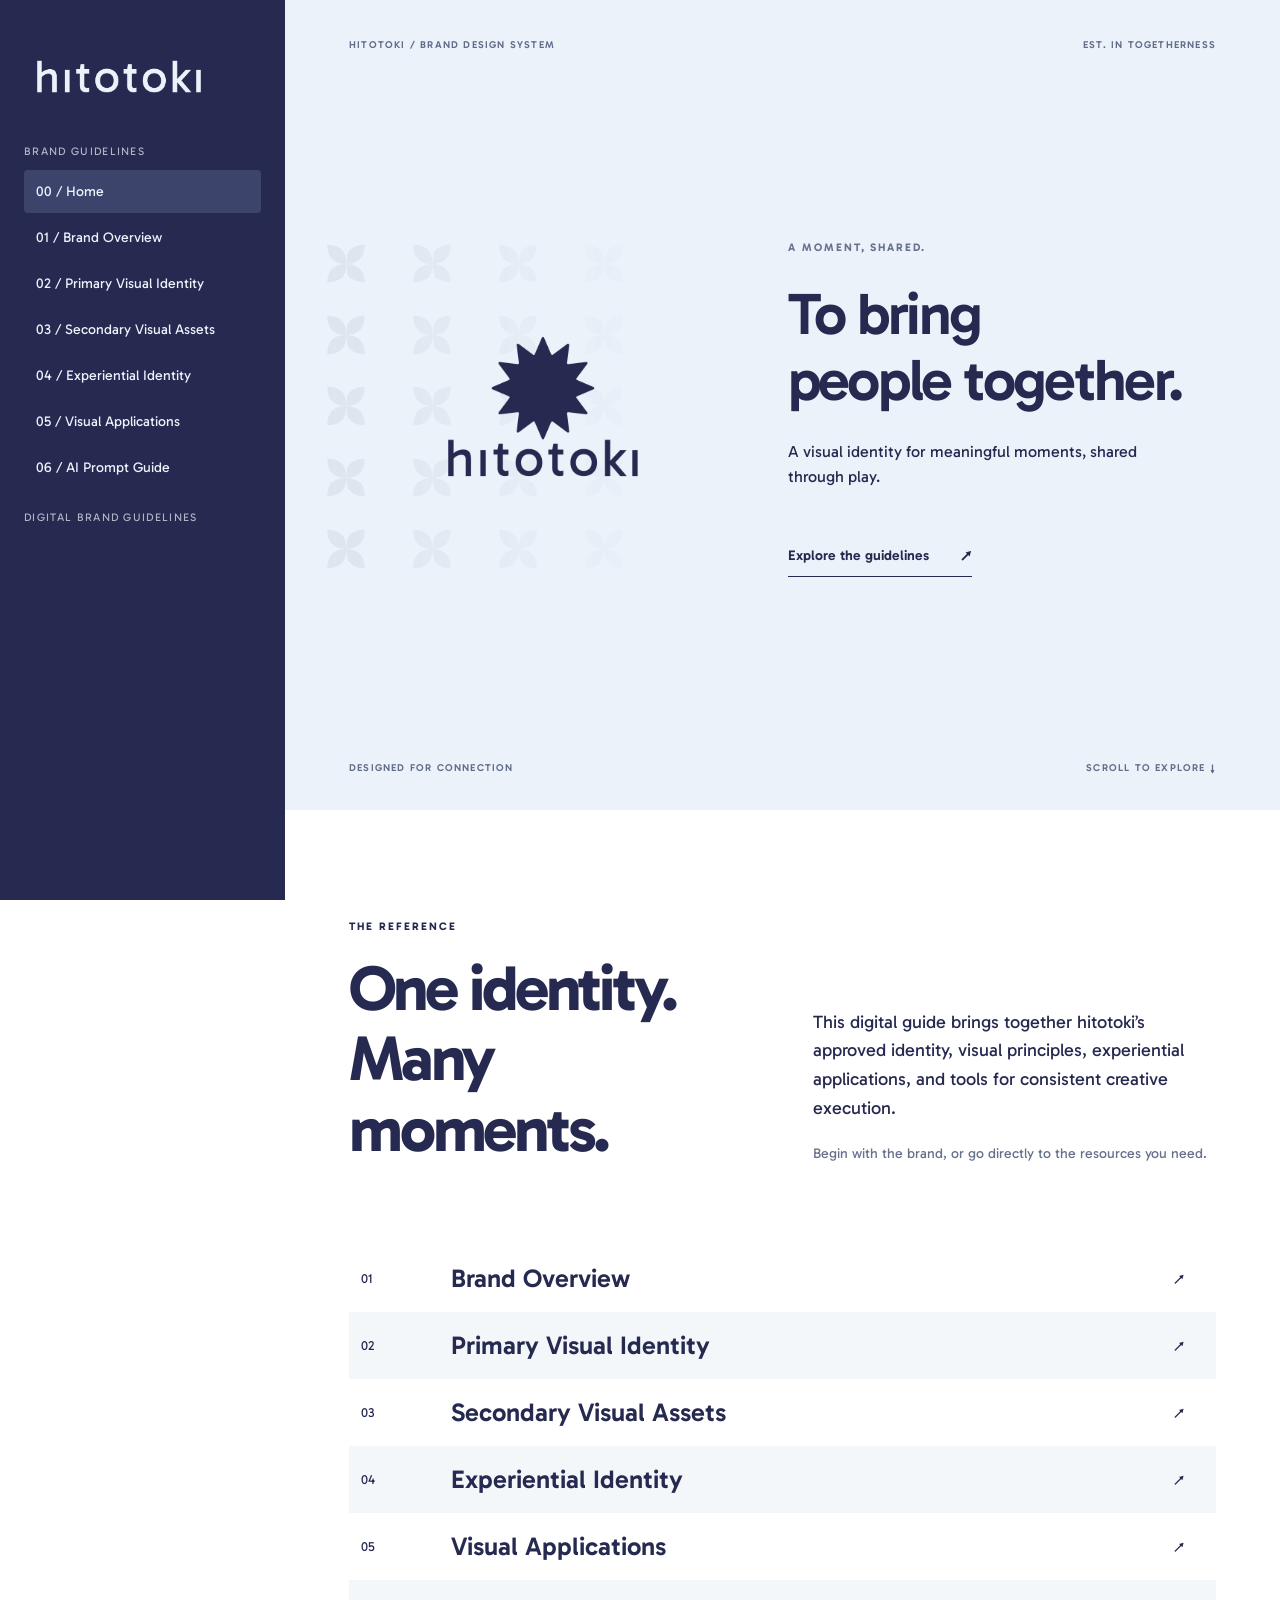
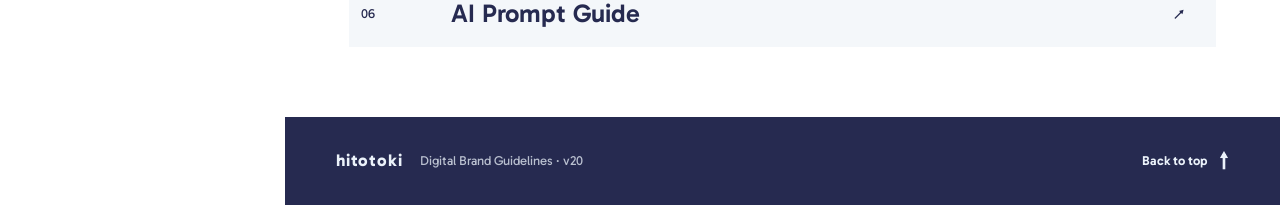
<file: index.html>
<!DOCTYPE html>
<html lang="en"><head><meta charset="utf-8"><meta name="viewport" content="width=device-width,initial-scale=1"><title>hitotoki — Digital Brand Guidelines</title><link rel="stylesheet" href="site.css"></head>
<body class="landing-page">
<aside class="side">
<div class="brand"><a href="index.html"><img src="assets/hitotoki-wordmark-alt.png" alt="hitotoki"></a></div>
<small>BRAND GUIDELINES</small>
<a class="nav active" href="index.html" aria-current="page">00 / Home</a>
<a class="nav" href="brand-overview.html">01 / Brand Overview</a>
<a class="nav" href="visual-identity.html">02 / Primary Visual Identity</a>
<a class="nav" href="secondary-assets.html">03 / Secondary Visual Assets</a>
<a class="nav" href="experiential-guidelines.html">04 / Experiential Identity</a>
<a class="nav" href="visual-applications.html">05 / Visual Applications</a>
<a class="nav" href="ai-prompt-guide.html">06 / AI Prompt Guide</a>
<small>DIGITAL BRAND GUIDELINES</small></aside>
<main class="main landing-main" id="top">
<section class="landing-hero" aria-labelledby="landing-title">
<div class="landing-topline"><span>HITOTOKI / BRAND DESIGN SYSTEM</span><span>EST. IN TOGETHERNESS</span></div>
<div class="landing-stage">
<div class="landing-lockup"><img src="assets/logos/hitotoki identity_Primary Lockup.png" alt="hitotoki primary logo lockup"></div>
<div class="landing-message"><span class="landing-index">A MOMENT, SHARED.</span><h1 id="landing-title">To bring<br>people <em>together.</em></h1><p>A visual identity for meaningful moments, shared through play.</p><a class="landing-enter" href="brand-overview.html">Explore the guidelines <span aria-hidden="true">↗</span></a></div>
</div>
<div class="landing-bottomline"><span>DESIGNED FOR CONNECTION</span><span>SCROLL TO EXPLORE <span aria-hidden="true">↓</span></span></div>
</section>
<section class="landing-intro" aria-labelledby="landing-intro-title">
<div><span class="landing-kicker">THE REFERENCE</span><h2 id="landing-intro-title">One identity.<br>Many moments.</h2></div>
<div><p>This digital guide brings together hitotoki’s approved identity, visual principles, experiential applications, and tools for consistent creative execution.</p><p class="landing-subnote">Begin with the brand, or go directly to the resources you need.</p></div>
</section>
<section class="landing-chapters" aria-label="Explore brand guidelines">
<a href="brand-overview.html"><span>01</span><strong>Brand Overview</strong><span aria-hidden="true">↗</span></a>
<a href="visual-identity.html"><span>02</span><strong>Primary Visual Identity</strong><span aria-hidden="true">↗</span></a>
<a href="secondary-assets.html"><span>03</span><strong>Secondary Visual Assets</strong><span aria-hidden="true">↗</span></a>
<a href="experiential-guidelines.html"><span>04</span><strong>Experiential Identity</strong><span aria-hidden="true">↗</span></a>
<a href="visual-applications.html"><span>05</span><strong>Visual Applications</strong><span aria-hidden="true">↗</span></a>
<a href="ai-prompt-guide.html"><span>06</span><strong>AI Prompt Guide</strong><span aria-hidden="true">↗</span></a>
</section>

<footer class="global-site-footer" aria-label="Page footer">
  <div class="global-footer-info"><span>hitotoki</span><span>Digital Brand Guidelines · v20</span></div>
  <a class="global-back-top" href="#top" aria-label="Back to top of page">Back to top <span aria-hidden="true">↑</span></a>
</footer></main><script src="site.js"></script></body></html>
</file>
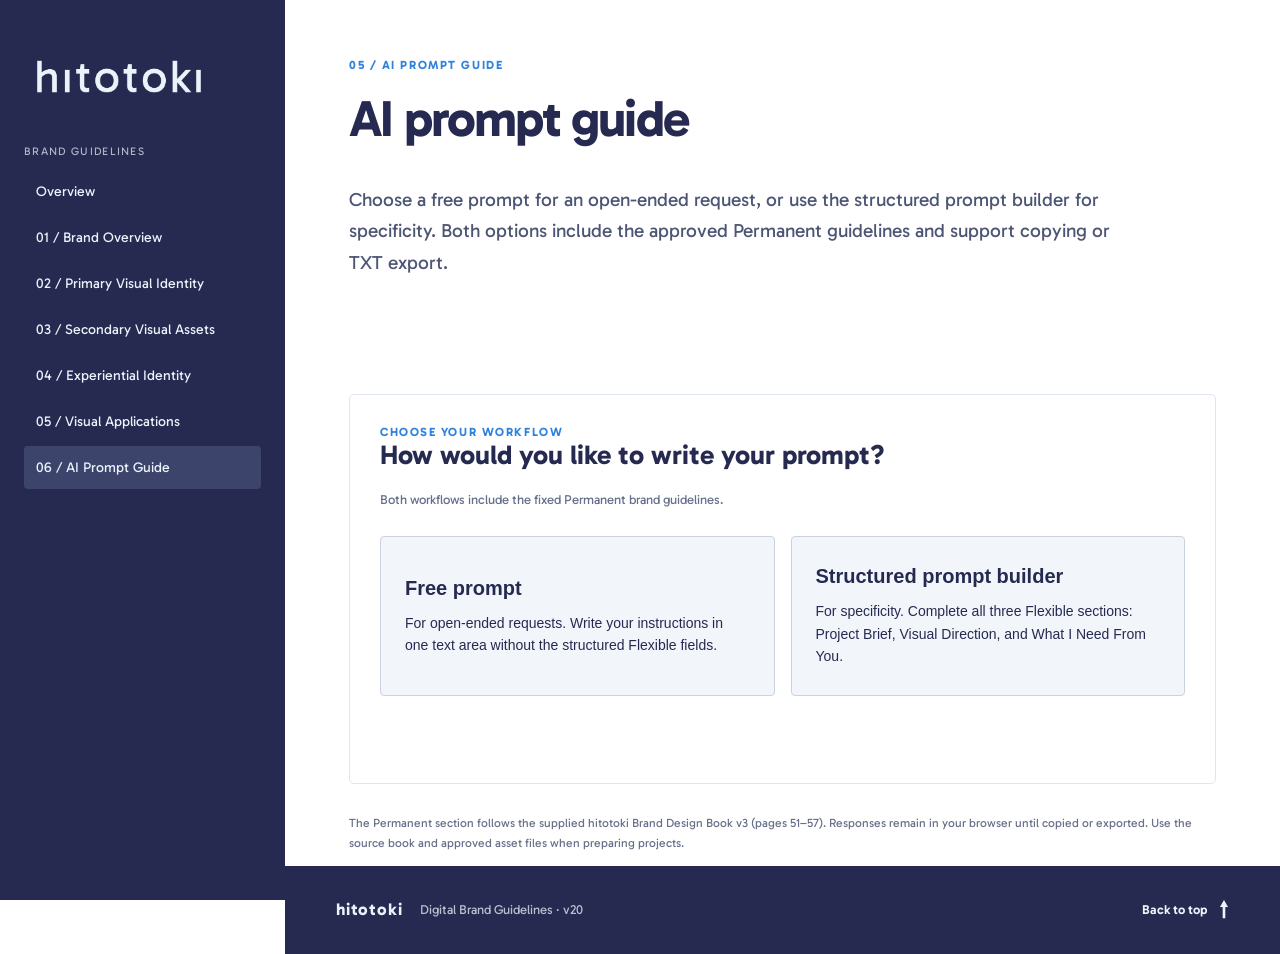
<file: ai-prompt-guide.html>
<!DOCTYPE html>

<html lang="en"><head><link href="site.css" rel="stylesheet"/><meta charset="utf-8"/><meta content="width=device-width, initial-scale=1" name="viewport"/><title>hitotoki — Prompt Builder</title><style>.steps{display:flex;gap:8px;margin:34px 0}.step{height:5px;flex:1;background:#c8d2e1}.step.on{background:var(--day)}.main .panel{min-height:390px}.main .panel h2{margin:0 0 18px;font-size:27px}.hint{font-size:13px;color:#65708a;margin:0 0 26px}.fields{display:grid;gap:20px}.field label{font-size:13px;font-weight:700;display:block;margin-bottom:7px}.field small{display:block;color:#69718a;font-size:12px;margin-bottom:7px} .main input,.main textarea{width:100%;border:1px solid #cbd2df;background:#fff;color:var(--night);padding:12px;border-radius:0}textarea{resize:vertical;min-height:85px}.cols{display:grid;grid-template-columns:1fr 1fr;gap:18px}.actions{display:flex;justify-content:space-between;gap:12px;margin-top:24px;flex-wrap:wrap} .main button{border:1px solid var(--night);padding:12px 20px;background:transparent;color:var(--night)}.main button.primary{background:var(--night);color:white}.main button:disabled{opacity:.3;cursor:not-allowed}.review{white-space:pre-wrap;overflow:auto;max-height:450px;background:#f2f5fa;padding:22px;font:400 12px/1.7 Gabarito,Arial,sans-serif}.file{font-family:Gabarito,Arial,sans-serif;font-size:13px;overflow-wrap:anywhere;background:#f2f5fa;padding:14px;margin:16px 0}.note{font-size:12px;color:#69718a}.download-actions{display:flex;gap:10px;flex-wrap:wrap}.status{font-size:12px;color:#34704b;min-height:20px}.choices{display:grid;grid-template-columns:repeat(2,minmax(0,1fr));gap:16px}.choice{display:block;text-align:left;background:#f2f5fa;border:1px solid #cbd2df;padding:24px;min-height:160px}.choice strong{display:block;font-size:20px;margin-bottom:12px}.choice span{display:block;font-size:14px;line-height:1.6}.choice:hover,.choice:focus-visible{border-color:var(--day);outline:2px solid var(--day);outline-offset:2px}@media(max-width:600px){.choices{grid-template-columns:1fr}}@media(max-width:800px){.shell{display:block}.cols{grid-template-columns:1fr}}


.main button.choice{background:#f2f5fa;text-align:left;padding:24px;border:1px solid #cbd2df;min-height:160px;border-radius:4px}.main .steps{margin:28px 0}.main .panel{padding:30px}.main .field label{font-family:Gabarito,sans-serif}.main .review,.main .file{font-family:Gabarito,sans-serif}
@media(max-width:850px){.main .cols,.main .choices{grid-template-columns:1fr}}</style></head><body><aside class="side"><div class="brand"><a href="index.html"><img alt="hitotoki" src="assets/hitotoki-wordmark-alt.png"/></a></div><small>BRAND GUIDELINES</small><a class="nav" href="index.html">Overview</a><a class="nav" href="brand-overview.html">01 / Brand Overview</a><a class="nav" href="visual-identity.html">02 / Primary Visual Identity</a><a class="nav" href="secondary-assets.html">03 / Secondary Visual Assets</a><a class="nav" href="experiential-guidelines.html">04 / Experiential Identity</a><a class="nav" href="visual-applications.html">05 / Visual Applications</a><a class="nav active" href="ai-prompt-guide.html">06 / AI Prompt Guide</a></aside><main class="main" id="top"><div class="eyebrow">05 / AI Prompt Guide</div><h1>AI prompt guide</h1><p class="lead">Choose a free prompt for an open-ended request, or use the structured prompt builder for specificity. Both options include the approved Permanent guidelines and support copying or TXT export.</p><div class="steps" id="progress"></div><section class="panel"><div id="stage"></div><div class="actions"><button id="back">← Back</button><button class="primary" id="next">Next →</button></div></section><p class="note">The Permanent section follows the supplied hitotoki Brand Design Book v3 (pages 51–57). Responses remain in your browser until copied or exported. Use the source book and approved asset files when preparing projects.</p><footer class="global-site-footer" aria-label="Page footer"><div class="global-footer-info"><span>hitotoki</span><span>Digital Brand Guidelines · v20</span></div><a class="global-back-top" href="#top" aria-label="Back to top of page">Back to top <span aria-hidden="true">↑</span></a></footer></main><script>
const PERMANENT={"1": "1. How We Work\n\nI will make all design decisions. You \nwill execute the instructions without \nindependently introducing design changes. \nIf instructions are unclear, you must request \nclarification before proceeding. All work must \nmeet established brand standards, and any \nnecessary revisions must be discussed before \nimplementation. You may identify issues and \nrecommend improvements but must obtain \napproval before implementing any changes. \nBefore beginning design work, establish a \ncomprehensive identification system for all \nbrand assets to ensure consistent referencing \nand execution. I will provide the main brand \nassets. Be sure to use the uploaded assets \nwhen executing deliverables.", "2": "ChatGPT\n• Use within a ChatGPT project file to contain \nall sources and memory\n\n• Flexible prompt can be used for specific \ndetails if desired but not required\n\n• Upload this document + brand assets before \nusing prompt\n\n• Visual language, voice, tone, and constraints \nare all listed within the permanenet prompt \nguidelines\n\n• Can be used to reliably render images\n\n• Converse with AI if anything is unclear, but \nunderstanding hitotoki stands for is integral\n\n• Often gets logos and icons wrong on the \nfirst try but will correct after reuploading the \ncorrect asset\n\n• Better at rendering non-living imagery \n(architectural environments, products, etc)\n\n• It is OK at rendering people\n\n2. Brand Strategy\n\nhitotoki is a board game company offering \noriginal and public-domain games through \nflagship and franchise stores, supported by \nmemberships and in-store refreshments. \nIts mission is “To bring people together,” \nproviding opportunities for meaningful \nbonding through offline play. Rooted in \ncommunity, quality time, strategic thinking, \nand togetherness, hitotoki encourages lasting \nrelationships and shared experiences across \ngenerations.\n\nThe brand is inviting and approachable, \nintentional, imaginative, and thoughtful, \nbalancing lighthearted enjoyment with \nstrategic challenge. Employees at every level, \nincluding leadership, are encouraged to play \nalongside customers, reinforcing equality and \nconnection. Customers can play available \ngames in-store and purchase games to enjoy \nat home. The primary audiences are young \nadults and families. Always write “hitotoki” \nin lowercase, including at the beginning of \nsentences and in titles.\n\nUse time as a recurring storytelling element, \ndrawing from ichi-go ichi-e, the Japanese \nconcept that every encounter is unique and \ncannot be replicated. Avoid aggressive, overly \ntechnical, corporate, exclusive, childish, or \nexcessively energetic language. Maintain a \nconsistent voice while adapting tone to each \ncommunication channel.\n\nhitotoki expresses refinement through \nthoughtful design, comfort, and intentional \nexperiences rather than luxury, prestige, \nor exclusivity. Environments should feel \nsophisticated yet approachable, balancing \narchitectural simplicity with warmth and \nopportunities for spontaneous social \ninteraction.\n\nCommunication must be conversational, warm, \nconsidered, inviting, familiar, and understated. \nEmphasize quality bonding time, togetherness, \nand the significance of shared moments.\n\nSpaces should invite participation rather than \nadmiration, ensuring that design supports \ntogetherness, equality, and meaningful shared \nexperiences.\n\nBrand experiences should encourage \ncustomers to disconnect from digital \ndistractions and appreciate the present. \nPhysical and sensory applications reinforce \nthis through communal gameplay, interactive \ninstallations, warm Japanese-inspired \nrefreshments, and subtle sakura fragrances.", "3": "3. Visual Principles\nhitotoki’s visual identity combines measured \nsimplicity with imaginative expression. \nMaintain a clean, modern, refined aesthetic \nthat allows playfulness to emerge through \ninteraction, symbolism, and thoughtful \nvariation rather than visual clutter.\n\nTypography: \nUse Gabarito Regular. The brand name \n“hitotoki” must always appear in lowercase \nacross all applications, including headings, \nbody copy, signage, and communications, \nregardless of grammatical conventions. The \nwordmark must never contain dots above \neither “i.” Preserve its established letterforms, \nproportions, and spacing.\n\nColor Palette:\nNight Sky — #262A50 (Primary)\nLunar White — #EBF2FA\nDay Sky — #3083DC\nSunset Orange — #FFA83F\nSolar Yellow — #F3C969\n\nLogo System: \nThe primary lockup vertically combines \nJunihoshi above the hitotoki wordmark. \nSecondary variations incorporate a circle, \ncrescent moon, cherry blossom, die, star, \nor chess rook within the symbol. A solid \nJunihoshi is also permitted. Use approved \nartwork without redrawing, distorting, or \nmodifying its proportions. The hitotoki logo \nsystem consists of the approved wordmark, \njunihoshi symbol, and logo variations \nidentified in the asset registry. The die, star, \ncrescent, rook, and circle are interchangeable \ndecorative symbols. The sakura is reserved \nfor store-related applications. All approved \nassets serve as visual references for \nmaintaining consistency in geometry, \ntypography, proportions, and color.\n\nPrimary Symbol: \nJunihoshi, a twelve-pointed starburst with \nrounded corners. Its central circular area \naccommodates interchangeable pictograms \nrepresenting different aspects of the brand. \nPreserve the original starburst geometry and \nuse only approved symbol variations.\n\nVisual Applications: \nMaintain consistent use of typography, color, \nand symbols across packaging, signage, \nstores, interactive installations, digital \ncommunications, and branded experiences. \nThe visual identity should remain recognizable \nregardless of medium or application.", "4": "4. Generative Grammar\nAll visual outcomes must follow the \nestablished identity system, prioritizing \nconsistency, clarity, and controlled variation.\n\nHierarchy: \nEstablish clear distinctions between primary \ninformation, supporting content, and \ndecorative elements. Prioritize legibility and \nvisual clarity. Use the primary logo as the \ndominant brand identifier when appropriate.\nComposition: Favor clean layouts, intentional \nspacing, balanced proportions, and sufficient \nnegative space. Maintain consistent alignment \nand avoid unnecessary visual complexity.\n\nLogo Construction: \nPreserve the approved 245 × 180 px vertical \nlockup proportions. Position Junihoshi above \nthe wordmark, centered horizontally. The \nwordmark must remain lowercase, without \ndots above the “i” characters, and fit within its \nspecified 244 × 48 px construction area. Round \nJunihoshi’s outer corners by 1.5 px at the \ndocumented reference scale.\n\nConsistency: \nUse established brand assets, Gabarito \nRegular, and the approved color palette. Do \nnot alter logo geometry, typography, or icon \nproportions. Maintain the brand’s refined, \ninviting character across all touchpoints. \nAlways write “hitotoki” in lowercase, including \nat the beginning of sentences and in titles.\n\nSymbol Construction:\nPreserve Junihoshi’s twelve-point geometry \nand central circular area. Interchangeable \npictograms must fit entirely within the circle’s \nwidth and height. Use simple, solid-filled \nsilhouettes and negative space to achieve \na clean punch-out effect. Do not introduce \ngradients, outlines, excessive detail, or \nunapproved symbols.\n\nVariation: \nIntroduce visual diversity through approved \ncolor combinations, pictograms, compositions, \nand applications without changing the \nunderlying identity system. Playfulness should \nemerge through creative arrangements and \ninteractive experiences rather than excessive \ndecoration. Logo variations may be adapted \nor expanded to suit different applications, \nprovided they remain consistent with hitotoki’s \nbrand identity and themes. New symbols \nmay be introduced within the junihoshi \nsystem when conceptually relevant. Maintain \nthe established visual language, including \ngeometric simplicity, proportions, and overall \ncomposition. The sakura remains exclusive to \nstore-related applications. All new variations \nrequire approval before use.\n\nExecution: \nGenerate outcomes that feel intentional, \napproachable, modern, and cohesive. Balance \nrefinement with warmth and accessibility, \navoiding visual expressions of luxury, prestige, \nor exclusivity that undermine the brand’s \ncommunal character. When a requested \ndesign conflicts with the established system, \npreserve brand consistency and request \nclarification rather than inventing new rules."};
const groups=[
{title:'Project Information',description:'Used for file naming and iteration management.',fields:[['project','Project name','A descriptive name for this design project'],['date','Creation date','YYYY-MM-DD'],['version','Iteration number','Starts at 01; increase for each new revision'],['notes','Iteration notes','What changed in this version?']]},
{title:'5. Project Brief',description:'Define the purpose, audience, context, and limitations of the application.',fields:[['application','Application','What is being designed?'],['purpose','Purpose','What should it accomplish?'],['audience','Target Audience','Who will interact with it?'],['context','Context','Where and how will it be used?'],['constraints','Constraints','What limitations or requirements must be considered?']]},
{title:'6. Visual Direction',description:'Specify how the permanent brand identity should be applied to this project.',fields:[['assets','Brand Assets','Which existing assets and asset IDs must be used?'],['layout','Layout & Composition','How should elements be arranged?'],['hierarchy','Visual Hierarchy','What should receive the most emphasis?'],['color','Color & Typography','Which approved colors and type treatments should be used?'],['direction','Project-Specific Direction','What additional visual requirements or references apply?'],['restrictions','Restrictions','What must remain unchanged or be excluded?']]},
{title:'7. What I Need From You',description:'Define the expected output and its technical requirements.',fields:[['deliverables','Deliverables','What needs to be produced?'],['dimensions','Dimensions','Size, scale, or aspect ratio'],['format','Format','File types or presentation format'],['technical','Technical Specifications','Resolution, color mode, materials, or production requirements'],['functionality','Functionality','Interactive or operational requirements, if applicable'],['references','References','Supporting files, images, or models'],['completion','Completion Criteria','What conditions must be met for approval?']]},
{title:'Review & Copy',description:'Check all entries and export the assembled prompt.',fields:[]}
];
const values={project:'',date:new Date().toLocaleDateString('en-CA'),version:'01',notes:'',freePrompt:''};
let mode=null,step=0;
const esc=s=>String(s??'').replace(/[&<>"']/g,c=>({'&':'&amp;','<':'&lt;','>':'&gt;','"':'&quot;',"'":'&#39;'}[c]));
function fileName(){const slug=(values.project||'untitled').toLowerCase().normalize('NFKD').replace(/[^a-z0-9]+/g,'-').replace(/^-|-$/g,'')||'untitled';const d=/^\d{4}-\d{2}-\d{2}$/.test(values.date||'')?values.date:new Date().toLocaleDateString('en-CA');return `hitotoki_${slug}_${d}_v${String(Math.max(1,parseInt(values.version)||1)).padStart(2,'0')}.txt`}
function assemble(){let text=`hitotoki — ${mode==='free'?'FREE PROMPT':'DESIGN PROJECT PROMPT'}\nProject: ${values.project||'[Not specified]'}\nCreated: ${values.date||'[Not specified]'}\nIteration: v${String(Math.max(1,parseInt(values.version)||1)).padStart(2,'0')}\nIteration Notes: ${values.notes||'[None]'}\nBrand guidelines source: hitotoki Brand Design Book v3\n\nA. PERMANENT\nDefined by the design department. Fixed. Applies to every project without exception.\n`;
for(let i=1;i<=4;i++)text+='\n'+PERMANENT[i]+'\n';
if(mode==='free')text+='\nB. FREE PROMPT\n'+(values.freePrompt||'[Not specified]')+'\n';
else{ text+='\nB. FLEXIBLE\n';for(let i=1;i<=3;i++){text+='\n'+groups[i].title+'\n'+groups[i].description+'\n';for(const [id,label] of groups[i].fields)text+=`${label}: ${values[id]||'[Not specified]'}\n`;}}
return text;}
function fieldsHtml(fields){return '<div class="fields">'+fields.map(([id,label,desc])=>{const val=esc(values[id]||'');const control=id==='date'?`<input id="f-${id}" type="date" value="${val}">`:id==='version'?`<input id="f-${id}" type="number" min="1" step="1" value="${val}">`:['project','format','dimensions'].includes(id)?`<input id="f-${id}" value="${val}">`:`<textarea id="f-${id}" rows="${id==='freePrompt'?10:3}">${val}</textarea>`;return `<div class="field"><label for="f-${id}">${label}</label><small>${desc}</small>${control}</div>`}).join('')+'</div>'}
function bindFields(fields){for(const [id] of fields)document.getElementById('f-'+id).addEventListener('input',e=>values[id]=e.target.value)}
function render(){const stage=document.getElementById('stage'),back=document.getElementById('back'),next=document.getElementById('next'),progress=document.getElementById('progress');
if(!mode){progress.innerHTML='';stage.innerHTML=`<div class="eyebrow">Choose your workflow</div><h2>How would you like to write your prompt?</h2><p class="hint">Both workflows include the fixed Permanent brand guidelines.</p><div class="choices"><button class="choice" id="free"><strong>Free prompt</strong><span>For open-ended requests. Write your instructions in one text area without the structured Flexible fields.</span></button><button class="choice" id="structured"><strong>Structured prompt builder</strong><span>For specificity. Complete all three Flexible sections: Project Brief, Visual Direction, and What I Need From You.</span></button></div>`;back.style.display='none';next.style.display='none';document.getElementById('structured').onclick=()=>{mode='structured';step=0;render()};document.getElementById('free').onclick=()=>{mode='free';step=0;render()};return;}
back.style.display='';next.style.display='';const stages=mode==='structured'?[groups[0],groups[1],groups[2],groups[3],groups[4]]:[groups[0],{title:'Free Prompt',description:'Write your request freely. The approved Permanent guidelines will be included automatically.',fields:[['freePrompt','Your prompt','Describe the task, requirements, and intended outcome in your own words.']]},groups[4]];
progress.innerHTML=stages.map((_,i)=>`<div class="step ${i<=step?'on':''}"></div>`).join('');const g=stages[step],isReview=step===stages.length-1;
let h=`<div class="eyebrow">${mode==='structured'?'Structured builder · For specificity':'Free prompt'} · Step ${step+1} of ${stages.length}</div><h2>${g.title}</h2><p class="hint">${g.description}</p>`;
if(!isReview)h+=fieldsHtml(g.fields);else h+=`<div class="note">Filename</div><div class="file" id="filename">${esc(fileName())}</div><pre class="review" id="preview"></pre><div class="download-actions"><button class="primary" id="copy">Copy complete prompt</button><button id="download">Download .txt</button></div><p class="status" id="status" aria-live="polite"></p>`;
stage.innerHTML=h;back.disabled=false;back.textContent=step===0?'← Change workflow':'← Back';next.textContent=isReview?'Edit project information':step===stages.length-2?'Review prompt →':'Next →';
if(!isReview)bindFields(g.fields);else{document.getElementById('preview').textContent=assemble();document.getElementById('copy').onclick=async()=>{try{await navigator.clipboard.writeText(assemble());document.getElementById('status').textContent='Complete prompt copied.'}catch{document.getElementById('status').textContent='Clipboard access unavailable. Select the preview text and copy manually.'}};document.getElementById('download').onclick=()=>{const blob=new Blob([assemble()],{type:'text/plain;charset=utf-8'}),url=URL.createObjectURL(blob),a=document.createElement('a');a.href=url;a.download=fileName();document.body.appendChild(a);a.click();a.remove();setTimeout(()=>URL.revokeObjectURL(url),1000);document.getElementById('status').textContent='TXT file prepared for download.'}};
back.onclick=()=>{if(step===0){mode=null}else step--;render()};next.onclick=()=>{step=isReview?0:step+1;render()};}
render();
</script></body></html>
</file>
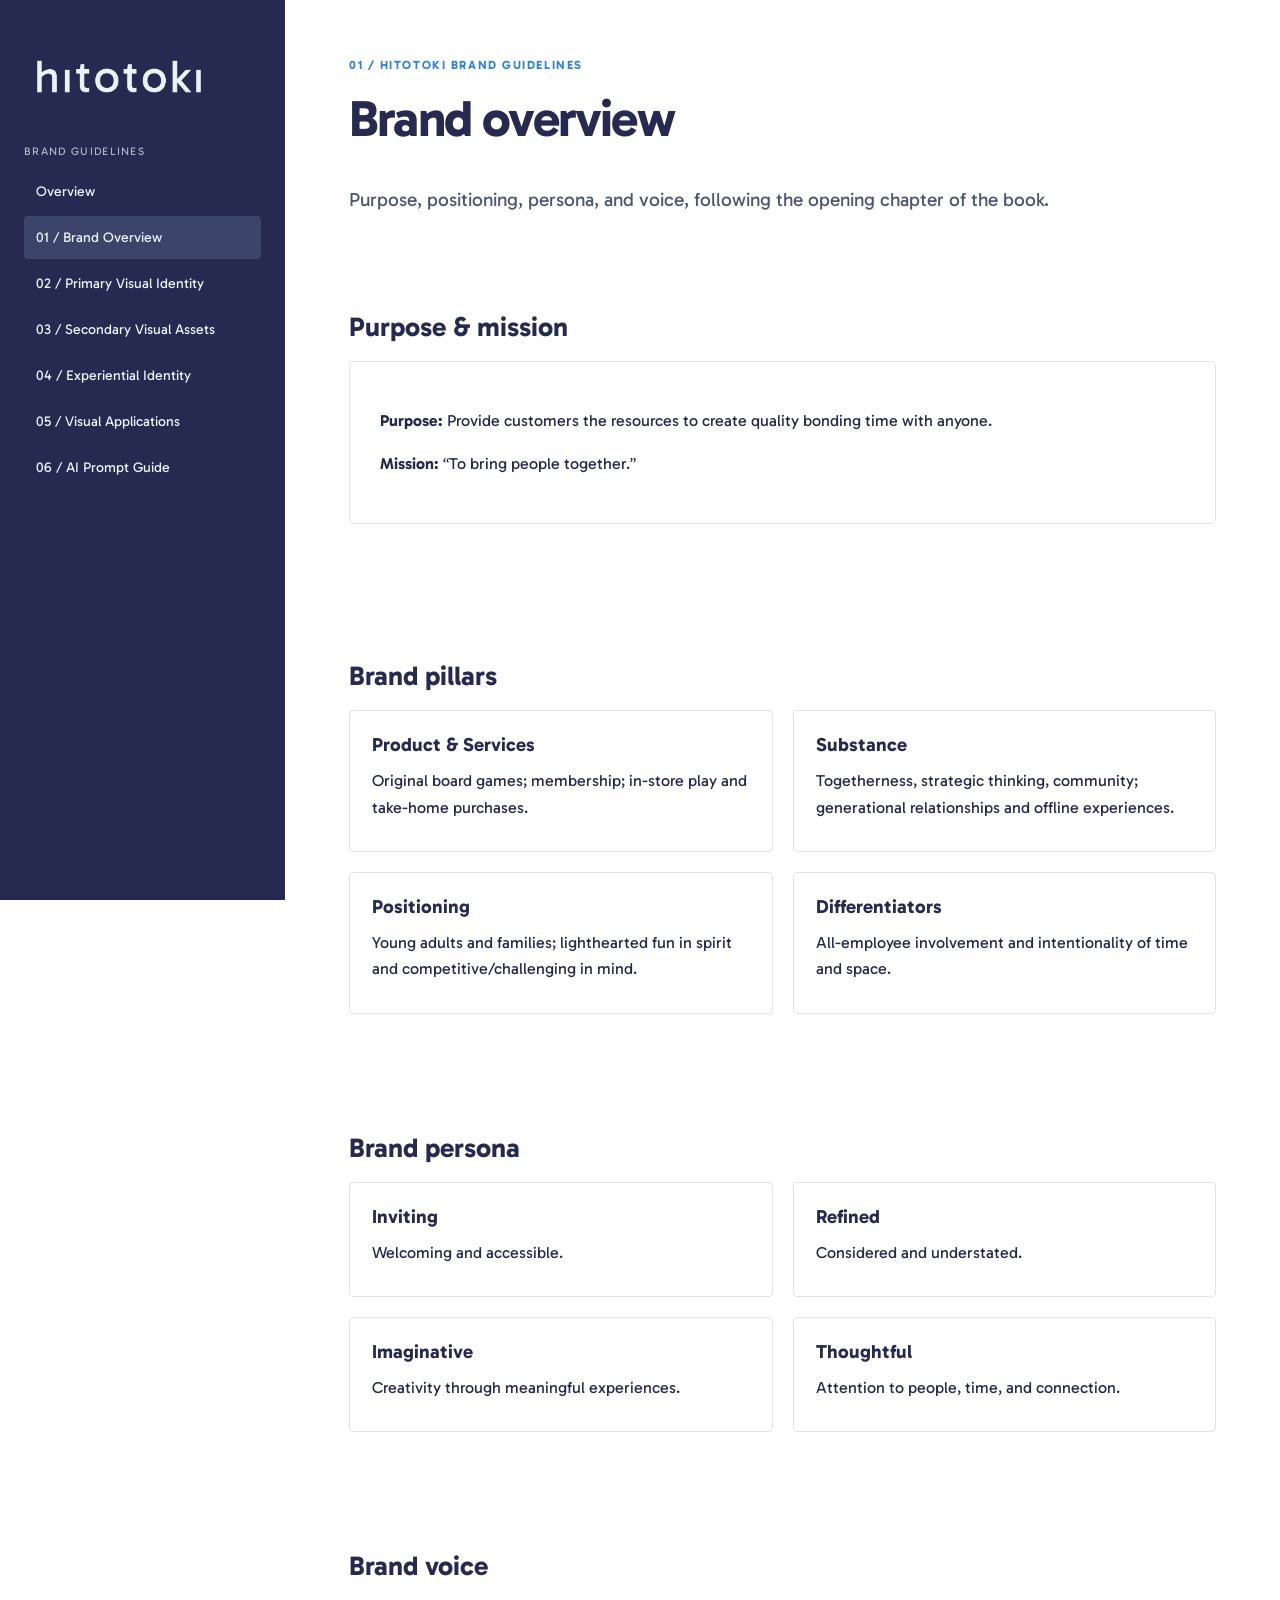
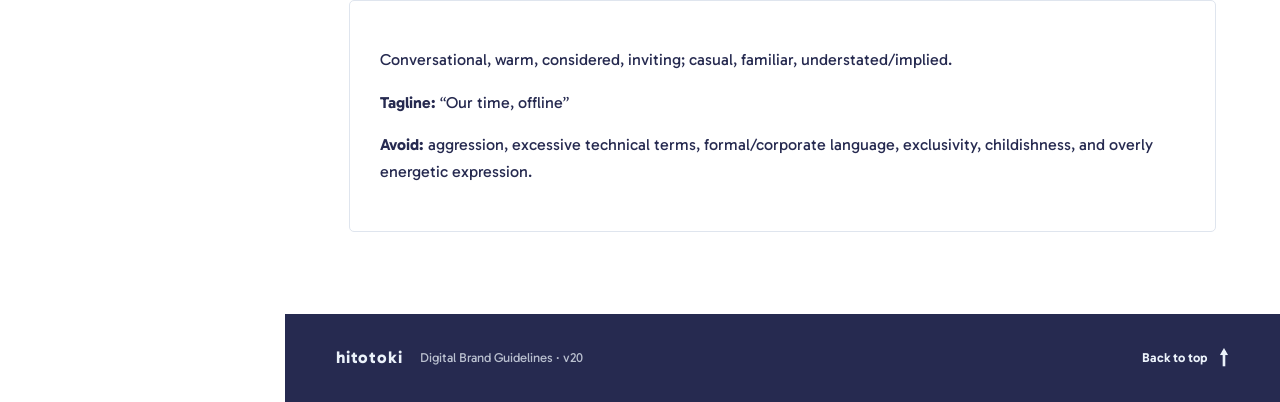
<file: brand-overview.html>
<!DOCTYPE html>
<html lang="en"><head><meta charset="utf-8"/><meta content="width=device-width,initial-scale=1" name="viewport"/><title>Brand overview — hitotoki guidelines</title><link href="site.css" rel="stylesheet"/></head><body><aside class="side"><div class="brand"><a href="index.html"><img alt="hitotoki" src="assets/hitotoki-wordmark-alt.png"/></a></div><small>BRAND GUIDELINES</small><a class="nav" href="index.html">Overview</a><a class="nav active" href="brand-overview.html">01 / Brand Overview</a><a class="nav" href="visual-identity.html">02 / Primary Visual Identity</a><a class="nav" href="secondary-assets.html">03 / Secondary Visual Assets</a><a class="nav" href="experiential-guidelines.html">04 / Experiential Identity</a><a class="nav" href="visual-applications.html">05 / Visual Applications</a><a class="nav" href="ai-prompt-guide.html">06 / AI Prompt Guide</a></aside><main class="main" id="top"><div class="eyebrow">01 / hitotoki brand guidelines</div><h1>Brand overview</h1><p class="lead">Purpose, positioning, persona, and voice, following the opening chapter of the book.</p><section class="section" id="purpose"><h2>Purpose &amp; mission</h2><div class="panel"><p><strong>Purpose:</strong> Provide customers the resources to create quality bonding time with anyone.</p><p><strong>Mission:</strong> “To bring people together.”</p></div></section><section class="section" id="pillars"><h2>Brand pillars</h2><div class="grid"><div class="tile"><h3>Product &amp; Services</h3><p>Original board games; membership; in-store play and take-home purchases.</p></div><div class="tile"><h3>Substance</h3><p>Togetherness, strategic thinking, community; generational relationships and offline experiences.</p></div><div class="tile"><h3>Positioning</h3><p>Young adults and families; lighthearted fun in spirit and competitive/challenging in mind.</p></div><div class="tile"><h3>Differentiators</h3><p>All-employee involvement and intentionality of time and space.</p></div></div></section><section class="section" id="persona"><h2>Brand persona</h2><div class="grid"><div class="tile"><h3>Inviting</h3><p>Welcoming and accessible.</p></div><div class="tile"><h3>Refined</h3><p>Considered and understated.</p></div><div class="tile"><h3>Imaginative</h3><p>Creativity through meaningful experiences.</p></div><div class="tile"><h3>Thoughtful</h3><p>Attention to people, time, and connection.</p></div></div></section><section class="section" id="voice"><h2>Brand voice</h2><div class="panel"><p>Conversational, warm, considered, inviting; casual, familiar, understated/implied.</p><p><strong>Tagline:</strong> “Our time, offline”</p><p><strong>Avoid:</strong> aggression, excessive technical terms, formal/corporate language, exclusivity, childishness, and overly energetic expression.</p></div></section><footer class="global-site-footer" aria-label="Page footer"><div class="global-footer-info"><span>hitotoki</span><span>Digital Brand Guidelines · v20</span></div><a class="global-back-top" href="#top" aria-label="Back to top of page">Back to top <span aria-hidden="true">↑</span></a></footer></main><script src="site.js"></script></body></html>
</file>
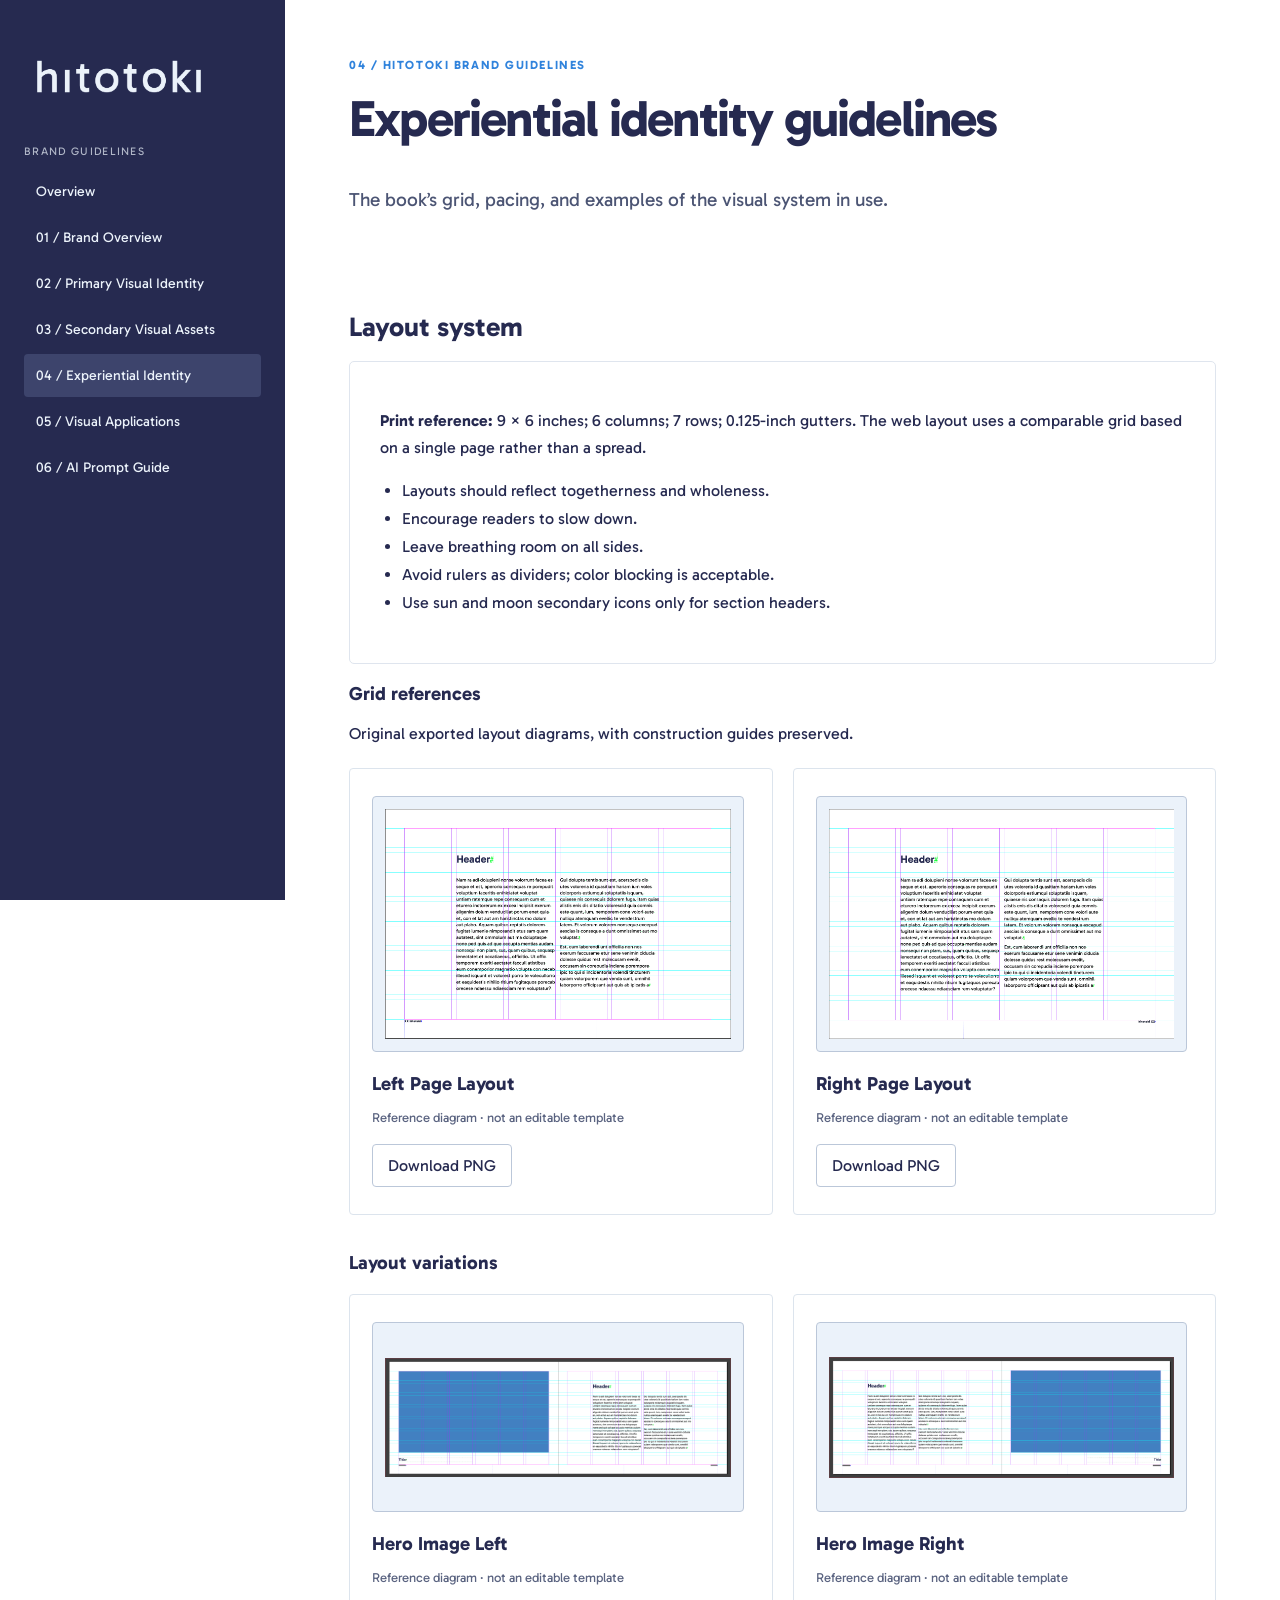
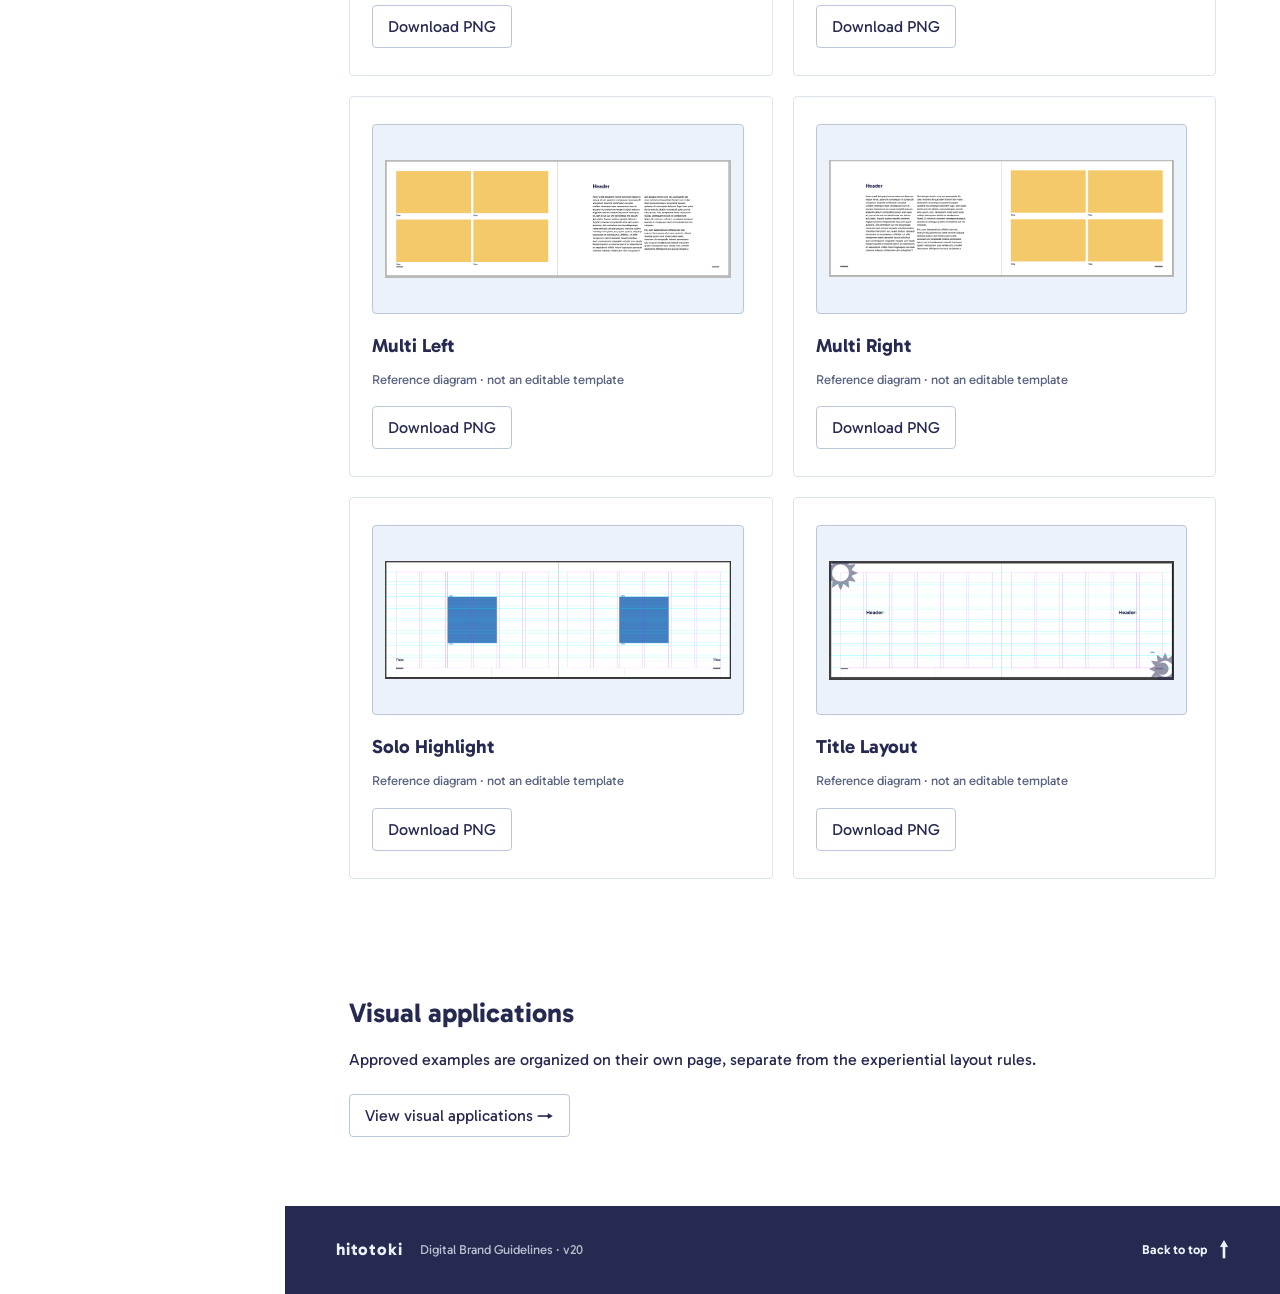
<file: experiential-guidelines.html>
<!DOCTYPE html>

<html lang="en"><head><meta charset="utf-8"/><meta content="width=device-width,initial-scale=1" name="viewport"/><title>Experiential identity guidelines — hitotoki guidelines</title><link href="site.css" rel="stylesheet"/></head><body><aside class="side"><div class="brand"><a href="index.html"><img alt="hitotoki" src="assets/hitotoki-wordmark-alt.png"/></a></div><small>BRAND GUIDELINES</small><a class="nav" href="index.html">Overview</a><a class="nav" href="brand-overview.html">01 / Brand Overview</a><a class="nav" href="visual-identity.html">02 / Primary Visual Identity</a><a class="nav" href="secondary-assets.html">03 / Secondary Visual Assets</a><a class="nav active" href="experiential-guidelines.html">04 / Experiential Identity</a><a class="nav" href="visual-applications.html">05 / Visual Applications</a><a class="nav" href="ai-prompt-guide.html">06 / AI Prompt Guide</a></aside><main class="main" id="top"><div class="eyebrow">04 / hitotoki brand guidelines</div><h1>Experiential identity guidelines</h1><p class="lead">The book’s grid, pacing, and examples of the visual system in use.</p><section class="section" id="layout"><h2>Layout system</h2><div class="panel"><p><strong>Print reference:</strong> 9 × 6 inches; 6 columns; 7 rows; 0.125-inch gutters. The web layout uses a comparable grid based on a single page rather than a spread.</p><ul><li>Layouts should reflect togetherness and wholeness.</li><li>Encourage readers to slow down.</li><li>Leave breathing room on all sides.</li><li>Avoid rulers as dividers; color blocking is acceptable.</li><li>Use sun and moon secondary icons only for section headers.</li></ul></div><h3>Grid references</h3><p>Original exported layout diagrams, with construction guides preserved.</p><div class="grid asset-gallery"><article class="tile asset-card"><a aria-label="View Left Page Layout in image viewer" data-lightbox="true" href="assets/layouts/Left Page Layout.png"><img alt="Left Page Layout" class="asset-thumb" loading="lazy" src="assets/layouts/Left Page Layout.png"/></a><h3>Left Page Layout</h3><p class="small muted">Reference diagram · not an editable template</p><a class="download" download="" href="assets/layouts/Left Page Layout.png">Download PNG</a></article><article class="tile asset-card"><a aria-label="View Right Page Layout in image viewer" data-lightbox="true" href="assets/layouts/Right Page Layout.png"><img alt="Right Page Layout" class="asset-thumb" loading="lazy" src="assets/layouts/Right Page Layout.png"/></a><h3>Right Page Layout</h3><p class="small muted">Reference diagram · not an editable template</p><a class="download" download="" href="assets/layouts/Right Page Layout.png">Download PNG</a></article></div><h3 style="margin-top:36px">Layout variations</h3><div class="grid asset-gallery"><article class="tile asset-card"><a aria-label="View Hero Image Left in image viewer" data-lightbox="true" href="assets/layouts/Hero Image Left.png"><img alt="Hero Image Left" class="asset-thumb" loading="lazy" src="assets/layouts/Hero Image Left.png"/></a><h3>Hero Image Left</h3><p class="small muted">Reference diagram · not an editable template</p><a class="download" download="" href="assets/layouts/Hero Image Left.png">Download PNG</a></article><article class="tile asset-card"><a aria-label="View Hero Image Right in image viewer" data-lightbox="true" href="assets/layouts/Hero Image Right.png"><img alt="Hero Image Right" class="asset-thumb" loading="lazy" src="assets/layouts/Hero Image Right.png"/></a><h3>Hero Image Right</h3><p class="small muted">Reference diagram · not an editable template</p><a class="download" download="" href="assets/layouts/Hero Image Right.png">Download PNG</a></article><article class="tile asset-card"><a aria-label="View Multi Left in image viewer" data-lightbox="true" href="assets/layouts/Multi Left.png"><img alt="Multi Left" class="asset-thumb" loading="lazy" src="assets/layouts/Multi Left.png"/></a><h3>Multi Left</h3><p class="small muted">Reference diagram · not an editable template</p><a class="download" download="" href="assets/layouts/Multi Left.png">Download PNG</a></article><article class="tile asset-card"><a aria-label="View Multi Right in image viewer" data-lightbox="true" href="assets/layouts/Multi Right.png"><img alt="Multi Right" class="asset-thumb" loading="lazy" src="assets/layouts/Multi Right.png"/></a><h3>Multi Right</h3><p class="small muted">Reference diagram · not an editable template</p><a class="download" download="" href="assets/layouts/Multi Right.png">Download PNG</a></article><article class="tile asset-card"><a aria-label="View Solo Highlight in image viewer" data-lightbox="true" href="assets/layouts/Solo Highlight.png"><img alt="Solo Highlight" class="asset-thumb" loading="lazy" src="assets/layouts/Solo Highlight.png"/></a><h3>Solo Highlight</h3><p class="small muted">Reference diagram · not an editable template</p><a class="download" download="" href="assets/layouts/Solo Highlight.png">Download PNG</a></article><article class="tile asset-card"><a aria-label="View Title Layout in image viewer" data-lightbox="true" href="assets/layouts/Title Layout.png"><img alt="Title Layout" class="asset-thumb" loading="lazy" src="assets/layouts/Title Layout.png"/></a><h3>Title Layout</h3><p class="small muted">Reference diagram · not an editable template</p><a class="download" download="" href="assets/layouts/Title Layout.png">Download PNG</a></article></div></section><section class="section"><h2>Visual applications</h2><p>Approved examples are organized on their own page, separate from the experiential layout rules.</p><a class="download" href="visual-applications.html">View visual applications →</a></section><footer class="global-site-footer" aria-label="Page footer"><div class="global-footer-info"><span>hitotoki</span><span>Digital Brand Guidelines · v20</span></div><a class="global-back-top" href="#top" aria-label="Back to top of page">Back to top <span aria-hidden="true">↑</span></a></footer></main><script src="site.js"></script><div aria-label="Image viewer" aria-modal="true" class="image-viewer" hidden="" id="image-viewer" role="dialog"><div class="image-viewer-bar"><span id="image-viewer-title"></span><div class="image-viewer-actions"><a class="viewer-download" download="" href="#" id="image-viewer-download">Download image</a><button aria-label="Close image viewer" id="image-viewer-close" type="button">Close ×</button></div></div><div class="image-viewer-stage"><div class="image-viewer-image-surface"><img alt="" id="image-viewer-img"/></div></div><div class="image-viewer-hint">Press Esc or click outside the image to close</div></div><script src="image-viewer.js"></script></body></html>
</file>
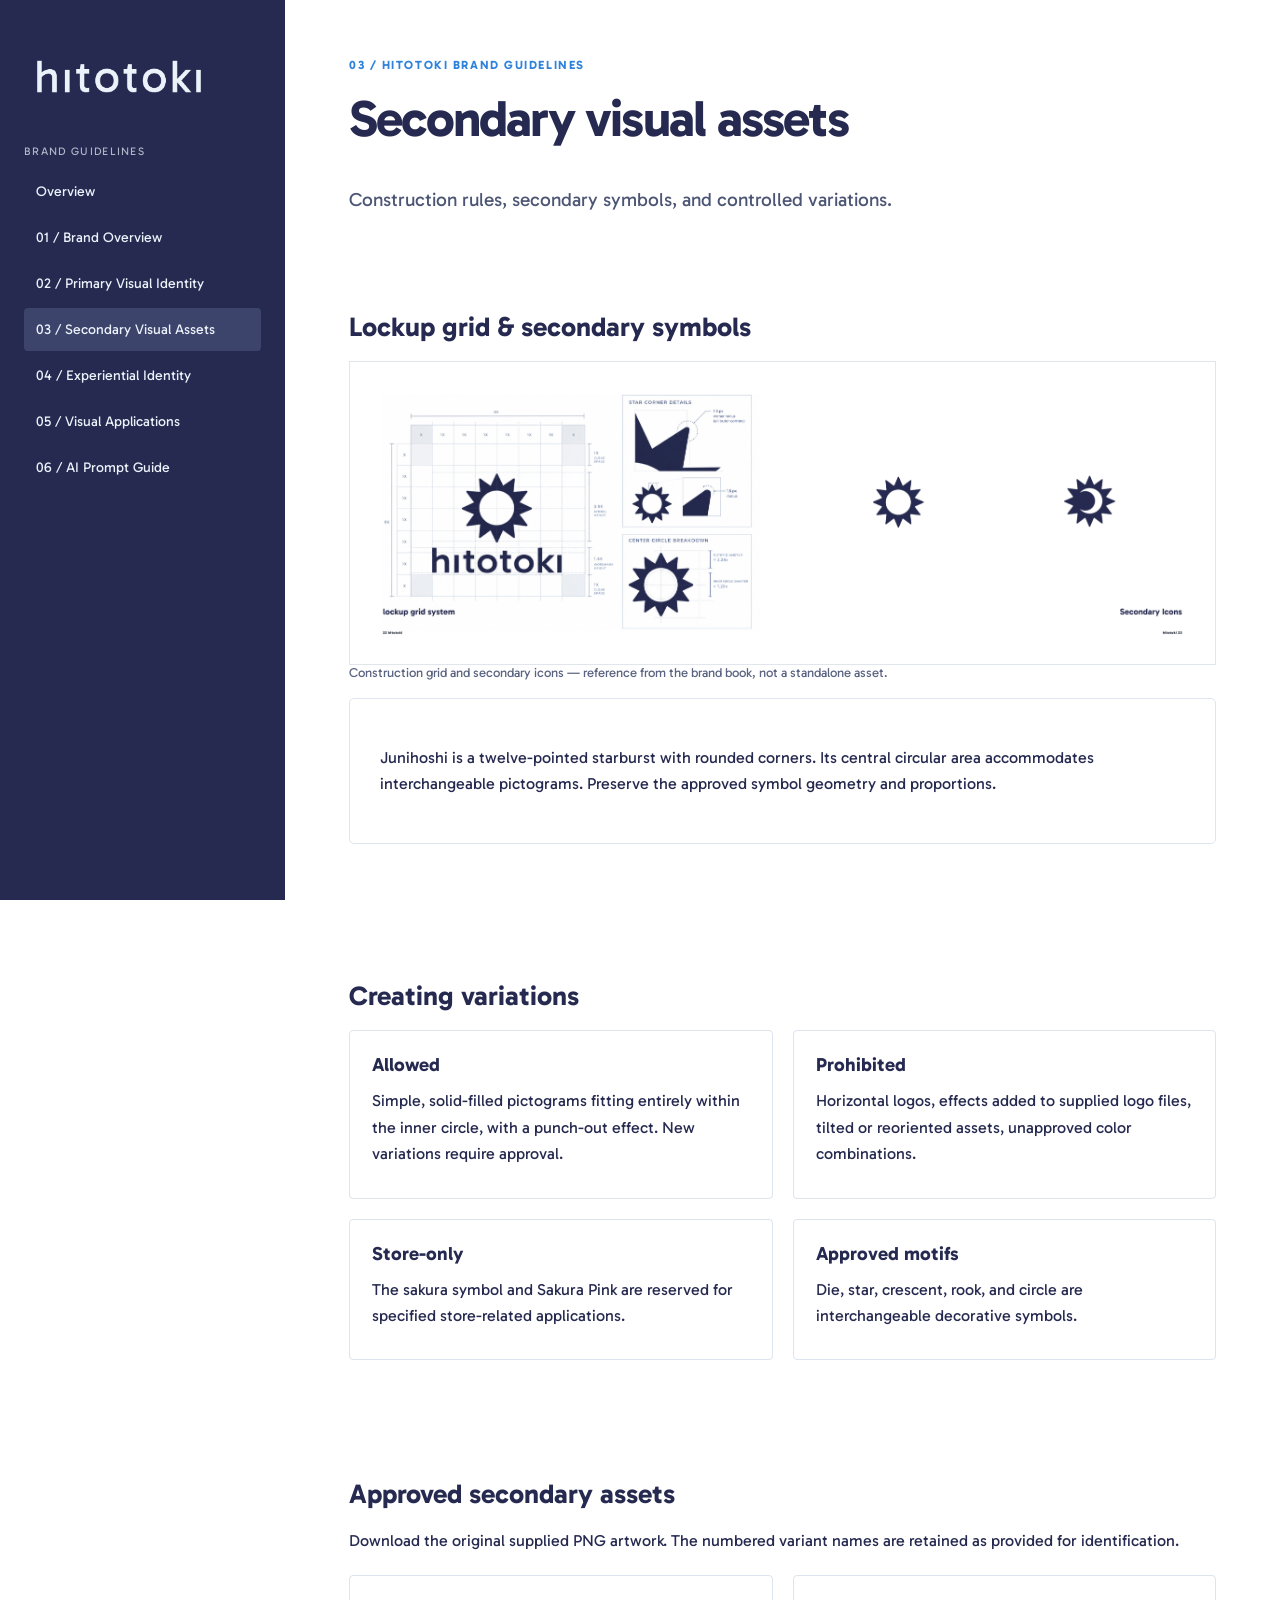
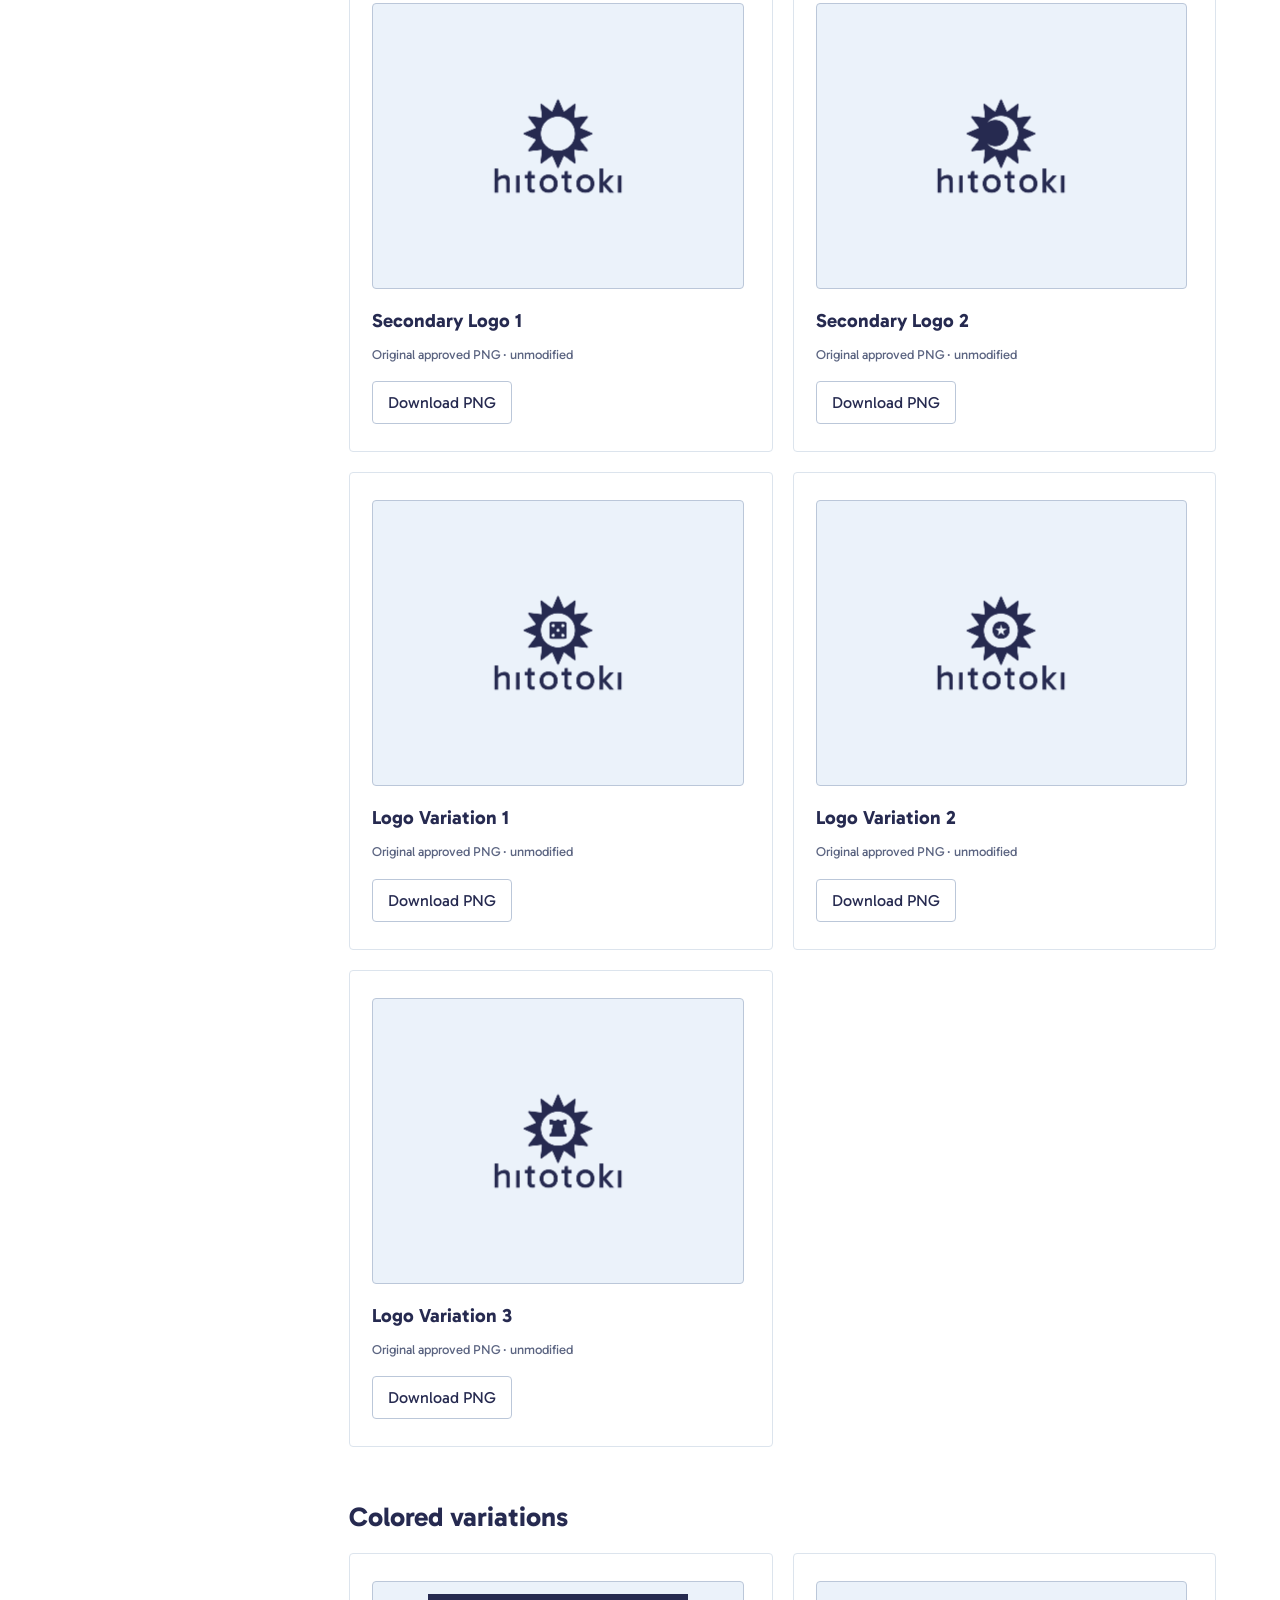
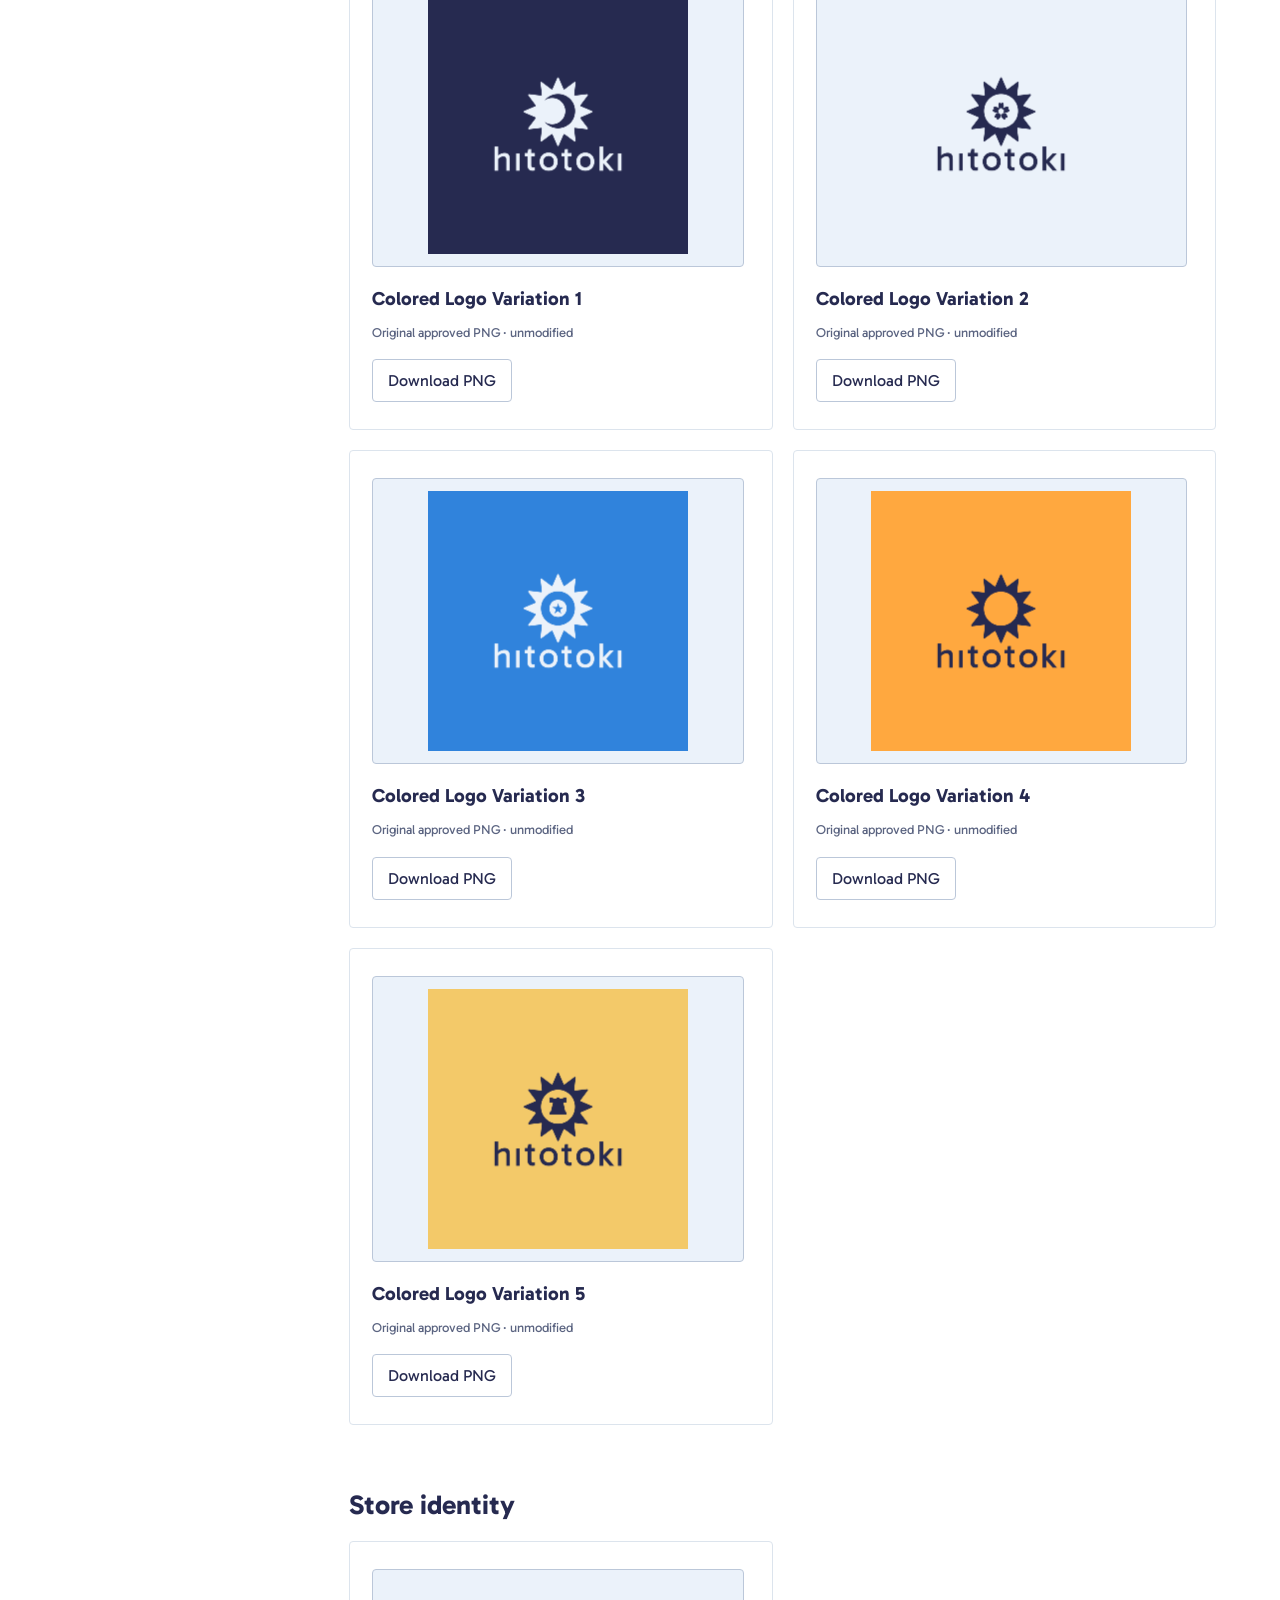
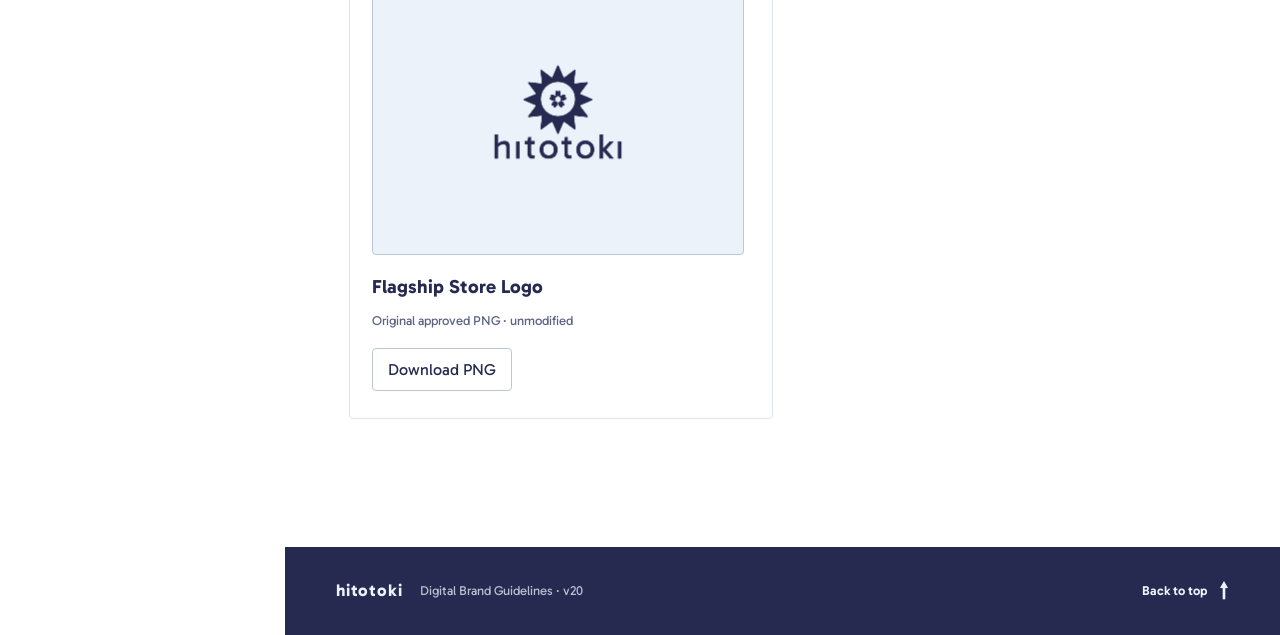
<file: secondary-assets.html>
<!DOCTYPE html>

<html lang="en"><head><meta charset="utf-8"/><meta content="width=device-width,initial-scale=1" name="viewport"/><title>Secondary visual assets — hitotoki guidelines</title><link href="site.css" rel="stylesheet"/></head><body><aside class="side"><div class="brand"><a href="index.html"><img alt="hitotoki" src="assets/hitotoki-wordmark-alt.png"/></a></div><small>BRAND GUIDELINES</small><a class="nav" href="index.html">Overview</a><a class="nav" href="brand-overview.html">01 / Brand Overview</a><a class="nav" href="visual-identity.html">02 / Primary Visual Identity</a><a class="nav active" href="secondary-assets.html">03 / Secondary Visual Assets</a><a class="nav" href="experiential-guidelines.html">04 / Experiential Identity</a><a class="nav" href="visual-applications.html">05 / Visual Applications</a><a class="nav" href="ai-prompt-guide.html">06 / AI Prompt Guide</a></aside><main class="main" id="top"><div class="eyebrow">03 / hitotoki brand guidelines</div><h1>Secondary visual assets</h1><p class="lead">Construction rules, secondary symbols, and controlled variations.</p><section class="section" id="grid"><h2>Lockup grid &amp; secondary symbols</h2><figure style="margin:16px 0"><a aria-label="View Printed brand book page 12 reference in image viewer" class="reference-preview-link" data-lightbox="true" href="assets/page-previews/page-12.png"><img alt="Printed brand book page 12 reference" class="preview" loading="lazy" src="assets/page-previews/page-12.png"/></a><figcaption class="small muted">Construction grid and secondary icons — reference from the brand book, not a standalone asset.</figcaption></figure><div class="panel"><p>Junihoshi is a twelve-pointed starburst with rounded corners. Its central circular area accommodates interchangeable pictograms. Preserve the approved symbol geometry and proportions.</p></div></section><section class="section" id="variations"><h2>Creating variations</h2><div class="grid"><div class="tile"><h3>Allowed</h3><p>Simple, solid-filled pictograms fitting entirely within the inner circle, with a punch-out effect. New variations require approval.</p></div><div class="tile"><h3>Prohibited</h3><p>Horizontal logos, effects added to supplied logo files, tilted or reoriented assets, unapproved color combinations.</p></div><div class="tile"><h3>Store-only</h3><p>The sakura symbol and Sakura Pink are reserved for specified store-related applications.</p></div><div class="tile"><h3>Approved motifs</h3><p>Die, star, crescent, rook, and circle are interchangeable decorative symbols.</p></div></div></section><section class="section" id="assets"><h2>Approved secondary assets</h2><p>Download the original supplied PNG artwork. The numbered variant names are retained as provided for identification.</p><div class="grid asset-gallery"><article class="tile asset-card"><a aria-label="View Secondary Logo 1 in image viewer" data-lightbox="true" href="assets/logos/hitotoki identity_Secondary Logo 1.png"><img alt="Secondary Logo 1" class="asset-thumb" loading="lazy" src="assets/logos/hitotoki identity_Secondary Logo 1.png"/></a><h3>Secondary Logo 1</h3><p class="small muted">Original approved PNG · unmodified</p><a class="download" download="" href="assets/logos/hitotoki identity_Secondary Logo 1.png">Download PNG</a></article><article class="tile asset-card"><a aria-label="View Secondary Logo 2 in image viewer" data-lightbox="true" href="assets/logos/hitotoki identity_Secondary Logo 2.png"><img alt="Secondary Logo 2" class="asset-thumb" loading="lazy" src="assets/logos/hitotoki identity_Secondary Logo 2.png"/></a><h3>Secondary Logo 2</h3><p class="small muted">Original approved PNG · unmodified</p><a class="download" download="" href="assets/logos/hitotoki identity_Secondary Logo 2.png">Download PNG</a></article><article class="tile asset-card"><a aria-label="View Logo Variation 1 in image viewer" data-lightbox="true" href="assets/logos/hitotoki identity_Logo Variation 1.png"><img alt="Logo Variation 1" class="asset-thumb" loading="lazy" src="assets/logos/hitotoki identity_Logo Variation 1.png"/></a><h3>Logo Variation 1</h3><p class="small muted">Original approved PNG · unmodified</p><a class="download" download="" href="assets/logos/hitotoki identity_Logo Variation 1.png">Download PNG</a></article><article class="tile asset-card"><a aria-label="View Logo Variation 2 in image viewer" data-lightbox="true" href="assets/logos/hitotoki identity_Logo Variation 2.png"><img alt="Logo Variation 2" class="asset-thumb" loading="lazy" src="assets/logos/hitotoki identity_Logo Variation 2.png"/></a><h3>Logo Variation 2</h3><p class="small muted">Original approved PNG · unmodified</p><a class="download" download="" href="assets/logos/hitotoki identity_Logo Variation 2.png">Download PNG</a></article><article class="tile asset-card"><a aria-label="View Logo Variation 3 in image viewer" data-lightbox="true" href="assets/logos/hitotoki identity_Logo Variation 3.png"><img alt="Logo Variation 3" class="asset-thumb" loading="lazy" src="assets/logos/hitotoki identity_Logo Variation 3.png"/></a><h3>Logo Variation 3</h3><p class="small muted">Original approved PNG · unmodified</p><a class="download" download="" href="assets/logos/hitotoki identity_Logo Variation 3.png">Download PNG</a></article></div><section class="section"><h2>Colored variations</h2><div class="grid asset-gallery"><article class="tile asset-card"><a aria-label="View Colored Logo Variation 1 in image viewer" data-lightbox="true" href="assets/logos/hitotoki identity_Colored Logo Variation 1.png"><img alt="Colored Logo Variation 1" class="asset-thumb" loading="lazy" src="assets/logos/hitotoki identity_Colored Logo Variation 1.png"/></a><h3>Colored Logo Variation 1</h3><p class="small muted">Original approved PNG · unmodified</p><a class="download" download="" href="assets/logos/hitotoki identity_Colored Logo Variation 1.png">Download PNG</a></article><article class="tile asset-card"><a aria-label="View Colored Logo Variation 2 in image viewer" data-lightbox="true" href="assets/logos/hitotoki identity_Colored Logo Variation 2.png"><img alt="Colored Logo Variation 2" class="asset-thumb" loading="lazy" src="assets/logos/hitotoki identity_Colored Logo Variation 2.png"/></a><h3>Colored Logo Variation 2</h3><p class="small muted">Original approved PNG · unmodified</p><a class="download" download="" href="assets/logos/hitotoki identity_Colored Logo Variation 2.png">Download PNG</a></article><article class="tile asset-card"><a aria-label="View Colored Logo Variation 3 in image viewer" data-lightbox="true" href="assets/logos/hitotoki identity_Colored Logo Variation 3.png"><img alt="Colored Logo Variation 3" class="asset-thumb" loading="lazy" src="assets/logos/hitotoki identity_Colored Logo Variation 3.png"/></a><h3>Colored Logo Variation 3</h3><p class="small muted">Original approved PNG · unmodified</p><a class="download" download="" href="assets/logos/hitotoki identity_Colored Logo Variation 3.png">Download PNG</a></article><article class="tile asset-card"><a aria-label="View Colored Logo Variation 4 in image viewer" data-lightbox="true" href="assets/logos/hitotoki identity_Colored Logo Variation 4.png"><img alt="Colored Logo Variation 4" class="asset-thumb" loading="lazy" src="assets/logos/hitotoki identity_Colored Logo Variation 4.png"/></a><h3>Colored Logo Variation 4</h3><p class="small muted">Original approved PNG · unmodified</p><a class="download" download="" href="assets/logos/hitotoki identity_Colored Logo Variation 4.png">Download PNG</a></article><article class="tile asset-card"><a aria-label="View Colored Logo Variation 5 in image viewer" data-lightbox="true" href="assets/logos/hitotoki identity_Colored Logo Variation 5.png"><img alt="Colored Logo Variation 5" class="asset-thumb" loading="lazy" src="assets/logos/hitotoki identity_Colored Logo Variation 5.png"/></a><h3>Colored Logo Variation 5</h3><p class="small muted">Original approved PNG · unmodified</p><a class="download" download="" href="assets/logos/hitotoki identity_Colored Logo Variation 5.png">Download PNG</a></article></div></section><section class="section"><h2>Store identity</h2><div class="grid asset-gallery"><article class="tile asset-card"><a aria-label="View Flagship Store Logo in image viewer" data-lightbox="true" href="assets/logos/hitotoki identity_Flagship Store Logo.png"><img alt="Flagship Store Logo" class="asset-thumb" loading="lazy" src="assets/logos/hitotoki identity_Flagship Store Logo.png"/></a><h3>Flagship Store Logo</h3><p class="small muted">Original approved PNG · unmodified</p><a class="download" download="" href="assets/logos/hitotoki identity_Flagship Store Logo.png">Download PNG</a></article></div></section></section><footer class="global-site-footer" aria-label="Page footer"><div class="global-footer-info"><span>hitotoki</span><span>Digital Brand Guidelines · v20</span></div><a class="global-back-top" href="#top" aria-label="Back to top of page">Back to top <span aria-hidden="true">↑</span></a></footer></main><script src="site.js"></script><div aria-label="Image viewer" aria-modal="true" class="image-viewer" hidden="" id="image-viewer" role="dialog"><div class="image-viewer-bar"><span id="image-viewer-title"></span><div class="image-viewer-actions"><a class="viewer-download" download="" href="#" id="image-viewer-download">Download image</a><button aria-label="Close image viewer" id="image-viewer-close" type="button">Close ×</button></div></div><div class="image-viewer-stage"><div class="image-viewer-image-surface"><img alt="" id="image-viewer-img"/></div></div><div class="image-viewer-hint">Press Esc or click outside the image to close</div></div><script src="image-viewer.js"></script></body></html>
</file>
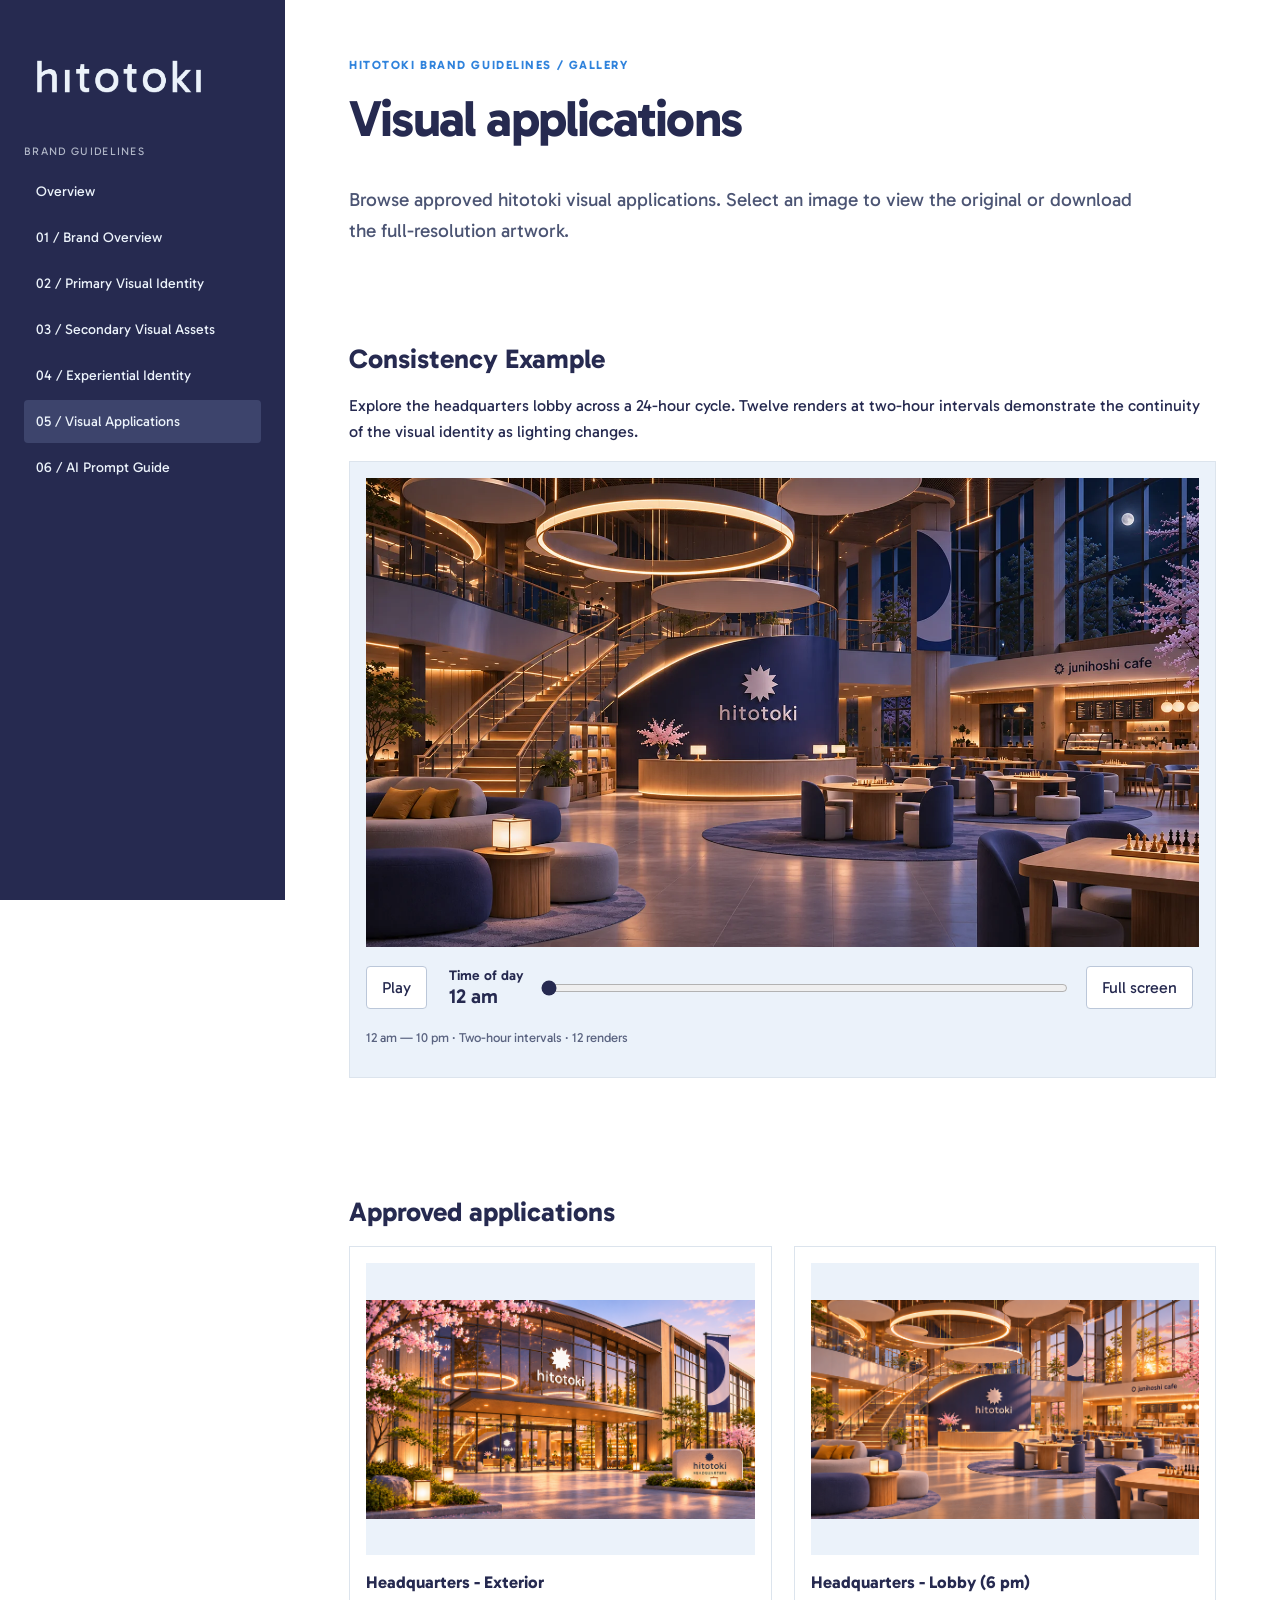
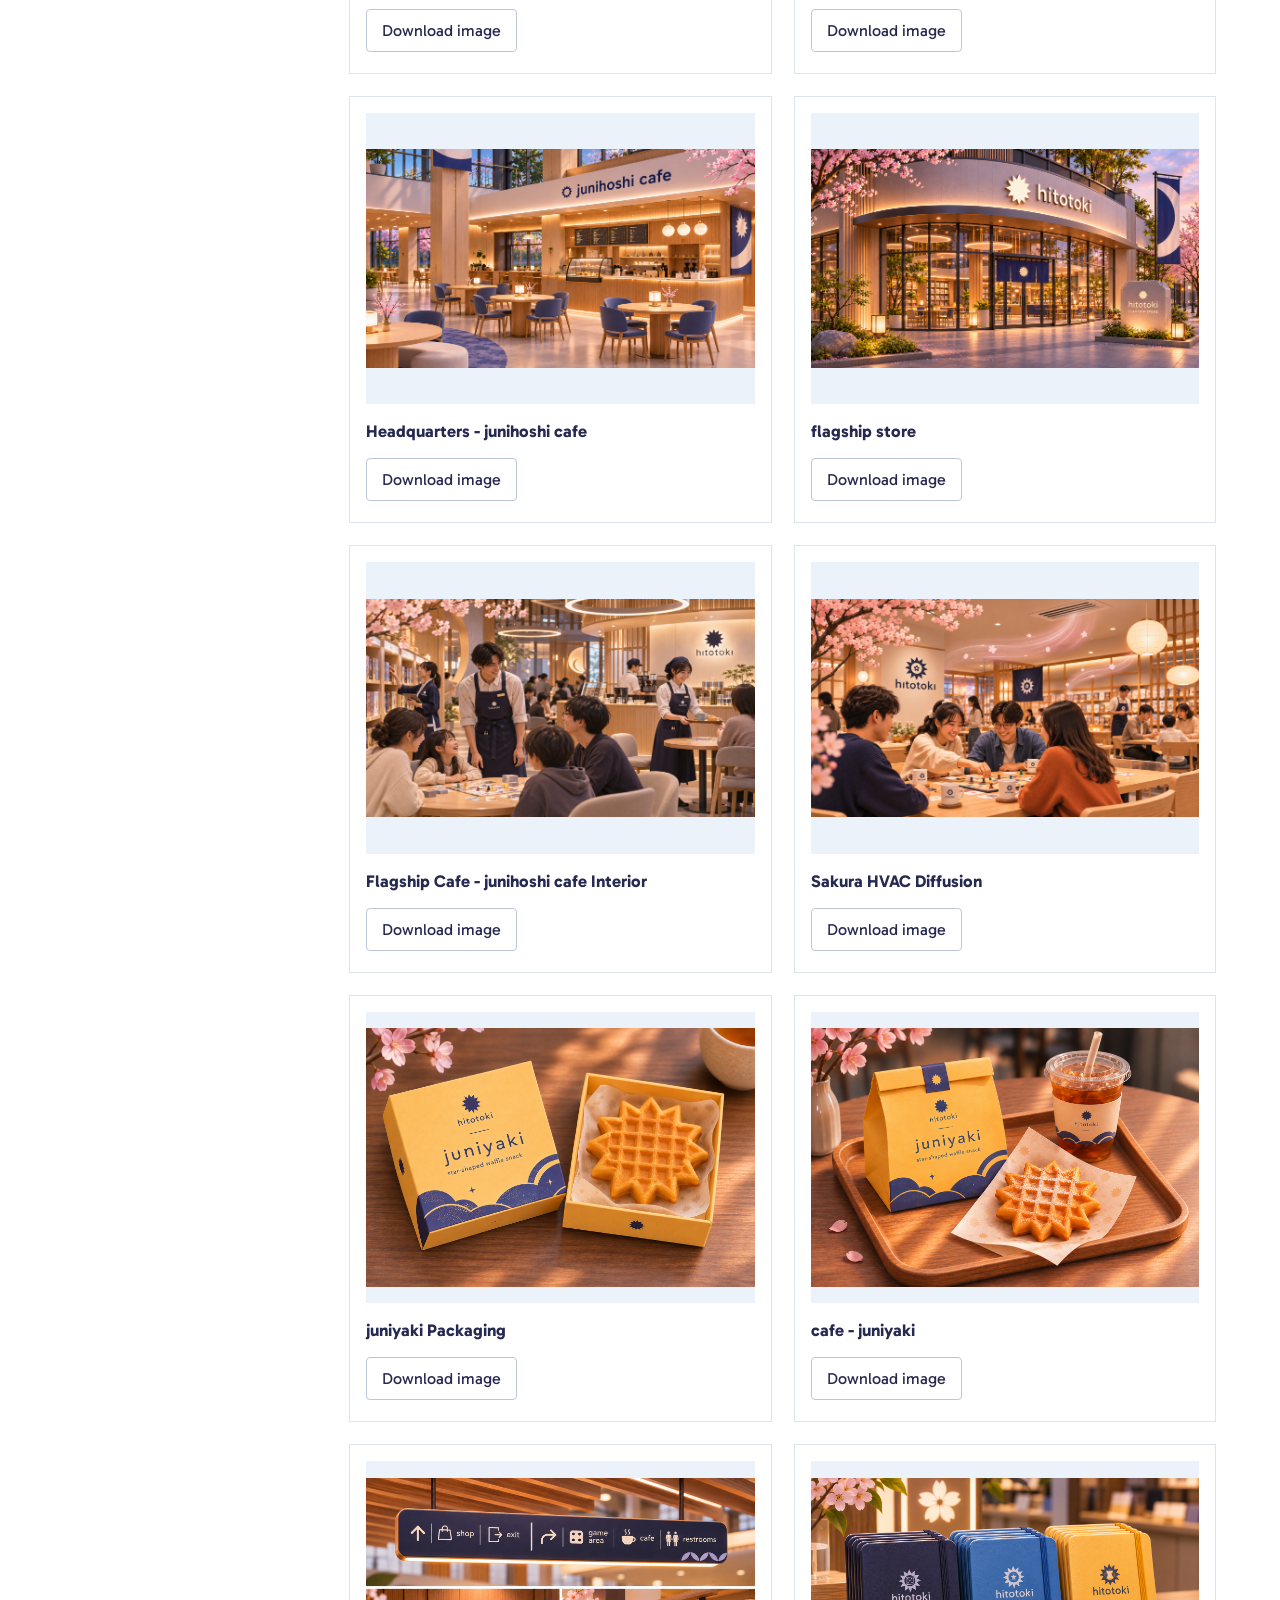
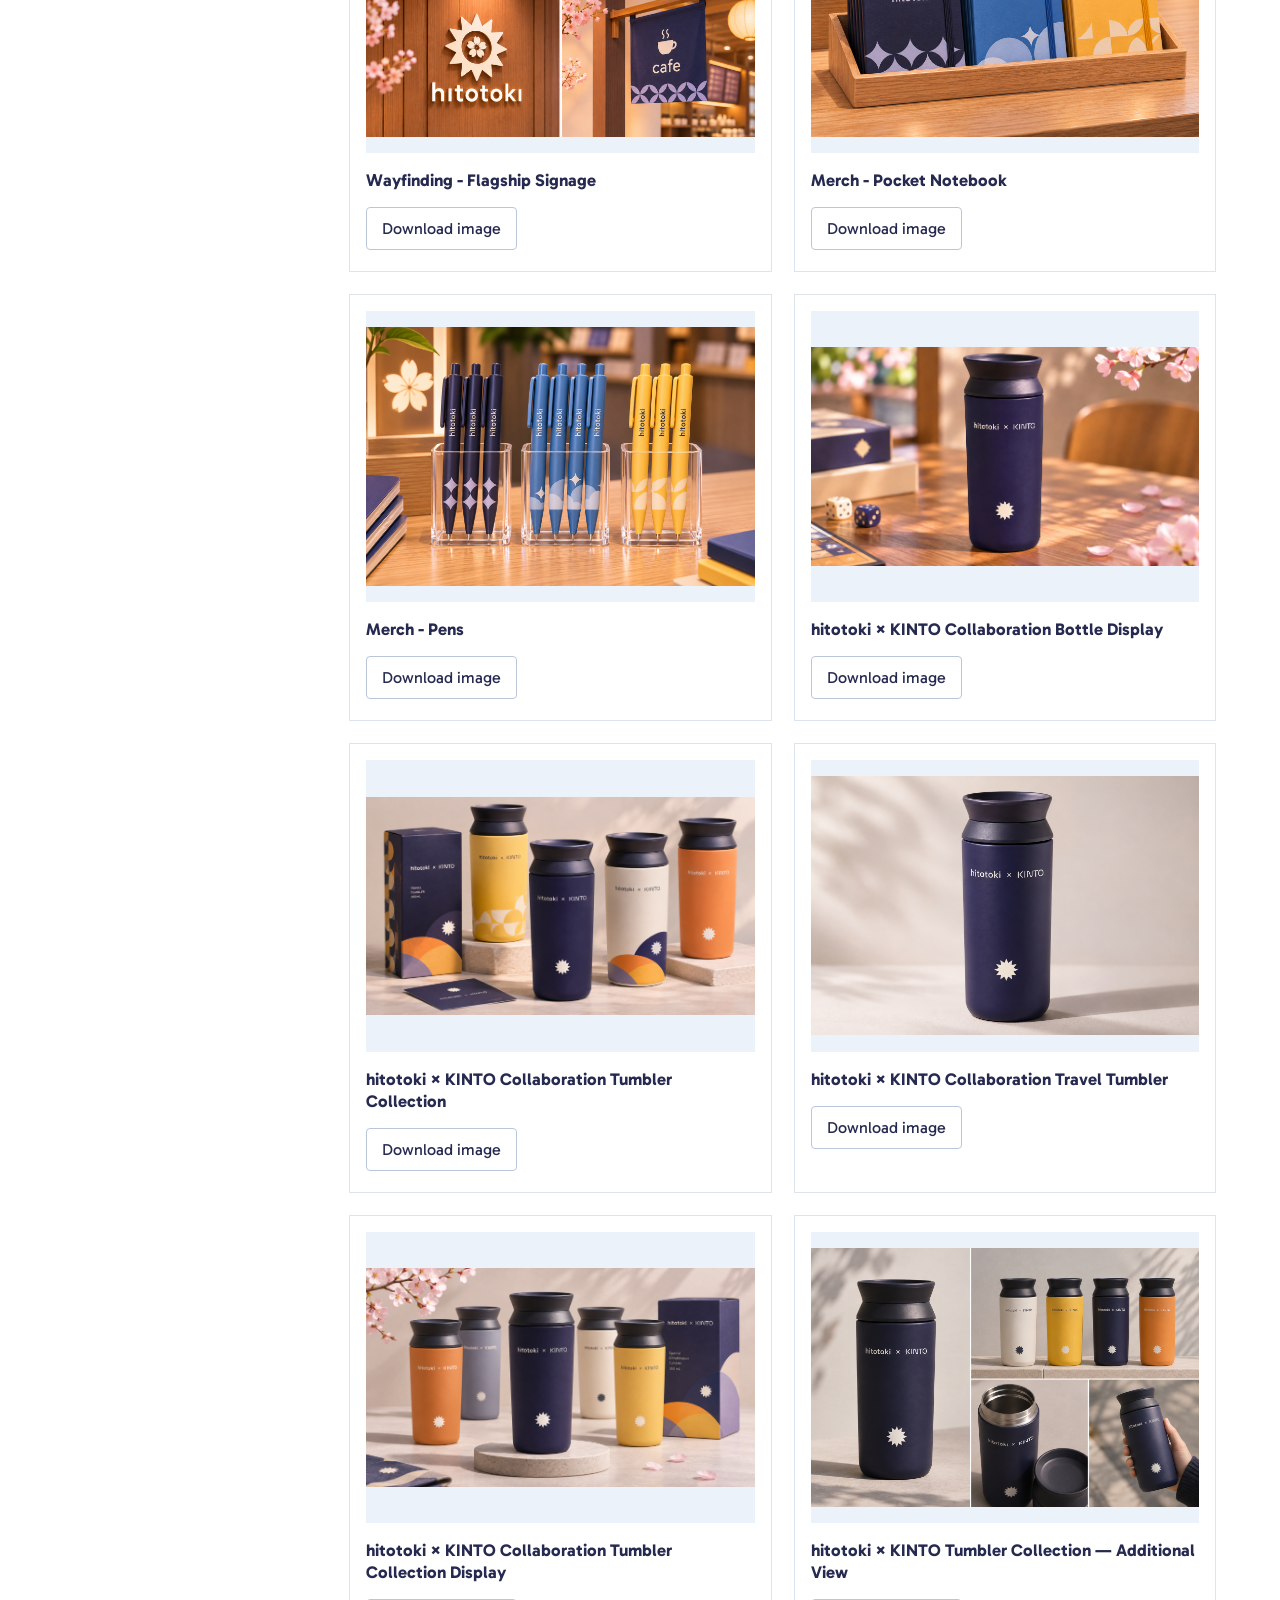
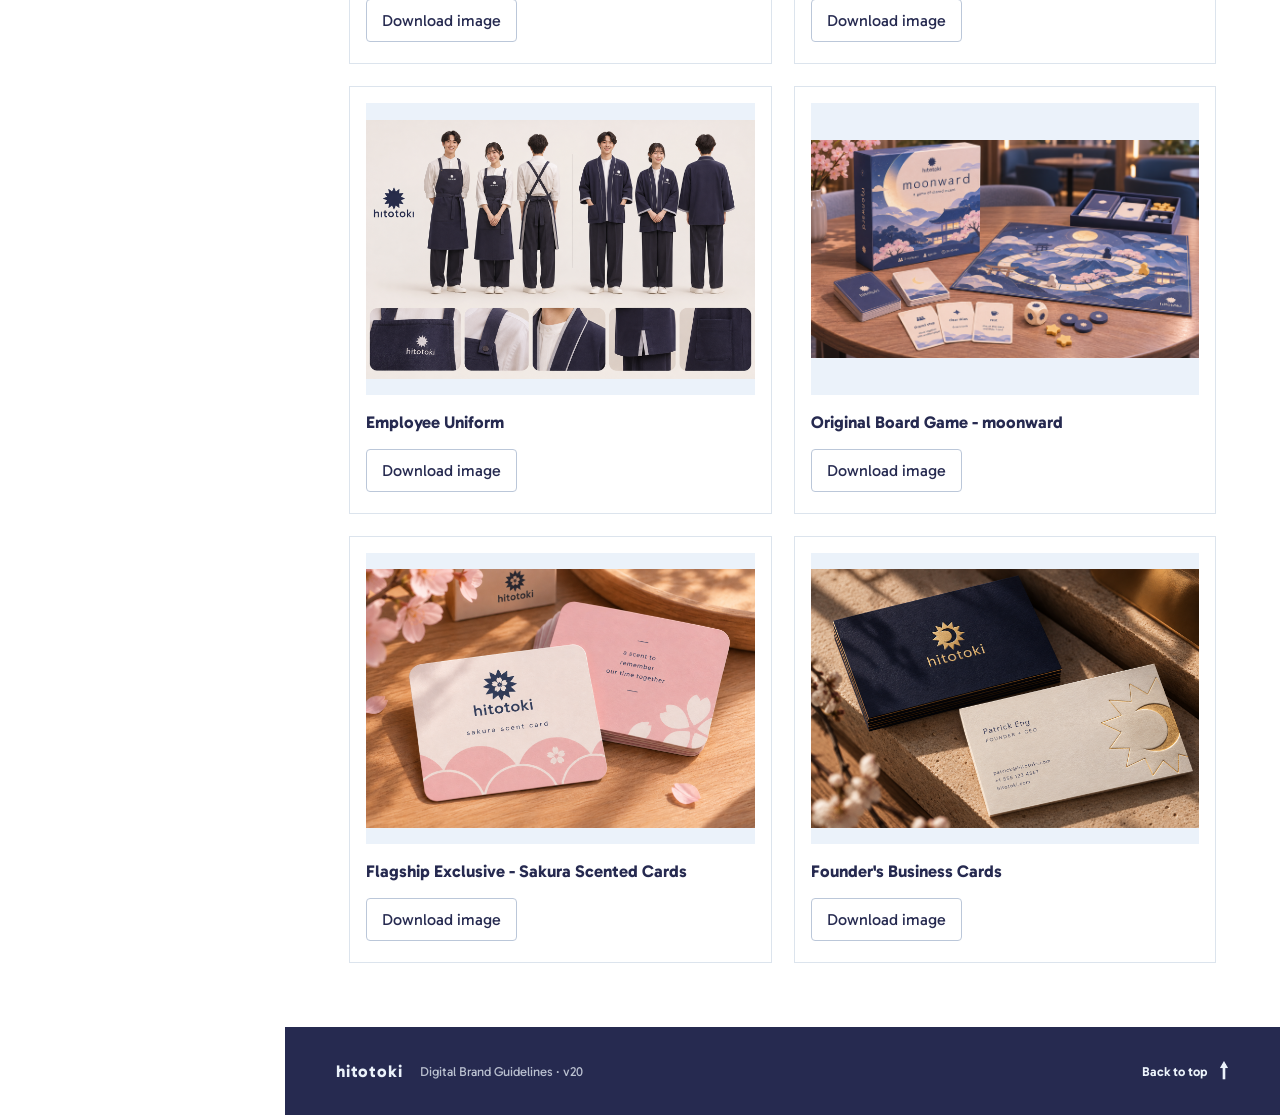
<file: visual-applications.html>
<!DOCTYPE html>

<html lang="en"><head><meta charset="utf-8"/><meta content="width=device-width,initial-scale=1" name="viewport"/><title>Visual applications — hitotoki guidelines</title><link href="site.css" rel="stylesheet"/></head><body><aside class="side"><div class="brand"><a href="index.html"><img alt="hitotoki" src="assets/hitotoki-wordmark-alt.png"/></a></div><small>BRAND GUIDELINES</small><a class="nav" href="index.html">Overview</a><a class="nav" href="brand-overview.html">01 / Brand Overview</a><a class="nav" href="visual-identity.html">02 / Primary Visual Identity</a><a class="nav" href="secondary-assets.html">03 / Secondary Visual Assets</a><a class="nav" href="experiential-guidelines.html">04 / Experiential Identity</a><a class="nav active" href="visual-applications.html">05 / Visual Applications</a><a class="nav" href="ai-prompt-guide.html">06 / AI Prompt Guide</a></aside><main class="main" id="top"><div class="eyebrow">hitotoki brand guidelines / Gallery</div><h1>Visual applications</h1><p class="lead">Browse approved hitotoki visual applications. Select an image to view the original or download the full-resolution artwork.</p><section class="section" id="consistency-example" hidden><h2>Consistency Example</h2><p>Explore the headquarters lobby across a 24-hour cycle. Twelve renders at two-hour intervals demonstrate the continuity of the visual identity as lighting changes.</p><div class="hq-cycle"><img id="hq-frame" alt="Headquarters lobby at 12 am" width="1600" height="900"/><div class="hq-controls"><button class="action" id="hq-play" type="button">Play</button><label for="hq-time">Time of day <output id="hq-clock">12 am</output></label><input id="hq-time" type="range" min="0" max="11" step="1" value="0"/><button class="action" id="hq-fullscreen" type="button">Full screen</button></div><p class="small muted">12 am — 10 pm · Two-hour intervals · 12 renders</p></div></section><section class="section"><h2>Approved applications</h2><div class="grid application-grid"><article class="application-card"><a aria-label="View Headquarters - Exterior in image viewer" class="application-image-link" data-lightbox="true" href="assets/visual-applications/headquarters-exterior.png"><img alt="Headquarters - Exterior" class="application-image" loading="lazy" src="assets/visual-applications/headquarters-exterior.png"/></a><h3>Headquarters - Exterior</h3><a class="download application-download" download="headquarters-exterior.png" href="assets/visual-applications/headquarters-exterior.png">Download image</a></article><article class="application-card"><a aria-label="View Headquarters - Lobby (6 pm) in image viewer" class="application-image-link" data-lightbox="true" href="assets/visual-applications/headquarters-lobby-6-pm.png"><img alt="Headquarters - Lobby (6 pm)" class="application-image" loading="lazy" src="assets/visual-applications/headquarters-lobby-6-pm.png"/></a><h3>Headquarters - Lobby (6 pm)</h3><a class="download application-download" download="headquarters-lobby-6-pm.png" href="assets/visual-applications/headquarters-lobby-6-pm.png">Download image</a></article><article class="application-card"><a aria-label="View Headquarters - junihoshi cafe in image viewer" class="application-image-link" data-lightbox="true" href="assets/visual-applications/headquarters-junihoshi-cafe.png"><img alt="Headquarters - junihoshi cafe" class="application-image" loading="lazy" src="assets/visual-applications/headquarters-junihoshi-cafe.png"/></a><h3>Headquarters - junihoshi cafe</h3><a class="download application-download" download="headquarters-junihoshi-cafe.png" href="assets/visual-applications/headquarters-junihoshi-cafe.png">Download image</a></article><article class="application-card"><a aria-label="View flagship store in image viewer" class="application-image-link" data-lightbox="true" href="assets/visual-applications/flagship-store.png"><img alt="flagship store" class="application-image" loading="lazy" src="assets/visual-applications/flagship-store.png"/></a><h3>flagship store</h3><a class="download application-download" download="flagship-store.png" href="assets/visual-applications/flagship-store.png">Download image</a></article><article class="application-card"><a aria-label="View Flagship Cafe - junihoshi cafe Interior in image viewer" class="application-image-link" data-lightbox="true" href="assets/visual-applications/flagship-cafe-junihoshi-cafe-interior.png"><img alt="Flagship Cafe - junihoshi cafe Interior" class="application-image" loading="lazy" src="assets/visual-applications/flagship-cafe-junihoshi-cafe-interior.png"/></a><h3>Flagship Cafe - junihoshi cafe Interior</h3><a class="download application-download" download="flagship-cafe-junihoshi-cafe-interior.png" href="assets/visual-applications/flagship-cafe-junihoshi-cafe-interior.png">Download image</a></article><article class="application-card"><a aria-label="View Sakura HVAC Diffusion in image viewer" class="application-image-link" data-lightbox="true" href="assets/visual-applications/sakura-hvac-diffusion.png"><img alt="Sakura HVAC Diffusion" class="application-image" loading="lazy" src="assets/visual-applications/sakura-hvac-diffusion.png"/></a><h3>Sakura HVAC Diffusion</h3><a class="download application-download" download="sakura-hvac-diffusion.png" href="assets/visual-applications/sakura-hvac-diffusion.png">Download image</a></article><article class="application-card"><a aria-label="View juniyaki Packaging in image viewer" class="application-image-link" data-lightbox="true" href="assets/visual-applications/juniyaki-packaging.png"><img alt="juniyaki Packaging" class="application-image" loading="lazy" src="assets/visual-applications/juniyaki-packaging.png"/></a><h3>juniyaki Packaging</h3><a class="download application-download" download="juniyaki-packaging.png" href="assets/visual-applications/juniyaki-packaging.png">Download image</a></article><article class="application-card"><a aria-label="View cafe - juniyaki in image viewer" class="application-image-link" data-lightbox="true" href="assets/visual-applications/cafe-juniyaki.png"><img alt="cafe - juniyaki" class="application-image" loading="lazy" src="assets/visual-applications/cafe-juniyaki.png"/></a><h3>cafe - juniyaki</h3><a class="download application-download" download="cafe-juniyaki.png" href="assets/visual-applications/cafe-juniyaki.png">Download image</a></article><article class="application-card"><a aria-label="View Wayfinding - Flagship Signage in image viewer" class="application-image-link" data-lightbox="true" href="assets/visual-applications/wayfinding-flagship-signage.png"><img alt="Wayfinding - Flagship Signage" class="application-image" loading="lazy" src="assets/visual-applications/wayfinding-flagship-signage.png"/></a><h3>Wayfinding - Flagship Signage</h3><a class="download application-download" download="wayfinding-flagship-signage.png" href="assets/visual-applications/wayfinding-flagship-signage.png">Download image</a></article><article class="application-card"><a aria-label="View Merch - Pocket Notebook in image viewer" class="application-image-link" data-lightbox="true" href="assets/visual-applications/merch-pocket-notebook.png"><img alt="Merch - Pocket Notebook" class="application-image" loading="lazy" src="assets/visual-applications/merch-pocket-notebook.png"/></a><h3>Merch - Pocket Notebook</h3><a class="download application-download" download="merch-pocket-notebook.png" href="assets/visual-applications/merch-pocket-notebook.png">Download image</a></article><article class="application-card"><a aria-label="View Merch - Pens in image viewer" class="application-image-link" data-lightbox="true" href="assets/visual-applications/merch-pens.png"><img alt="Merch - Pens" class="application-image" loading="lazy" src="assets/visual-applications/merch-pens.png"/></a><h3>Merch - Pens</h3><a class="download application-download" download="merch-pens.png" href="assets/visual-applications/merch-pens.png">Download image</a></article><article class="application-card"><a aria-label="View hitotoki × KINTO Collaboration Bottle Display in image viewer" class="application-image-link" data-lightbox="true" href="assets/visual-applications/kinto-collaboration-bottle-display.png"><img alt="hitotoki × KINTO Collaboration Bottle Display" class="application-image" loading="lazy" src="assets/visual-applications/kinto-collaboration-bottle-display.png"/></a><h3>hitotoki × KINTO Collaboration Bottle Display</h3><a class="download application-download" download="kinto-collaboration-bottle-display.png" href="assets/visual-applications/kinto-collaboration-bottle-display.png">Download image</a></article><article class="application-card"><a aria-label="View hitotoki × KINTO Collaboration Tumbler Collection in image viewer" class="application-image-link" data-lightbox="true" href="assets/visual-applications/kinto-collaboration-tumbler-collection.png"><img alt="hitotoki × KINTO Collaboration Tumbler Collection" class="application-image" loading="lazy" src="assets/visual-applications/kinto-collaboration-tumbler-collection.png"/></a><h3>hitotoki × KINTO Collaboration Tumbler Collection</h3><a class="download application-download" download="kinto-collaboration-tumbler-collection.png" href="assets/visual-applications/kinto-collaboration-tumbler-collection.png">Download image</a></article><article class="application-card"><a aria-label="View hitotoki × KINTO Collaboration Travel Tumbler in image viewer" class="application-image-link" data-lightbox="true" href="assets/visual-applications/x-kinto-collaboration-travel-tumbler.png"><img alt="hitotoki × KINTO Collaboration Travel Tumbler" class="application-image" loading="lazy" src="assets/visual-applications/x-kinto-collaboration-travel-tumbler.png"/></a><h3>hitotoki × KINTO Collaboration Travel Tumbler</h3><a class="download application-download" download="x-kinto-collaboration-travel-tumbler.png" href="assets/visual-applications/x-kinto-collaboration-travel-tumbler.png">Download image</a></article><article class="application-card"><a aria-label="View hitotoki × KINTO Collaboration Tumbler Collection Display in image viewer" class="application-image-link" data-lightbox="true" href="assets/visual-applications/x-kinto-collaboration-tumbler-collection-display.png"><img alt="hitotoki × KINTO Collaboration Tumbler Collection Display" class="application-image" loading="lazy" src="assets/visual-applications/x-kinto-collaboration-tumbler-collection-display.png"/></a><h3>hitotoki × KINTO Collaboration Tumbler Collection Display</h3><a class="download application-download" download="x-kinto-collaboration-tumbler-collection-display.png" href="assets/visual-applications/x-kinto-collaboration-tumbler-collection-display.png">Download image</a></article><article class="application-card"><a aria-label="View hitotoki × KINTO Tumbler Collection — Additional View in image viewer" class="application-image-link" data-lightbox="true" href="assets/visual-applications/hitotoki-kinto-tumbler-collection-additional.png"><img alt="hitotoki × KINTO Tumbler Collection — Additional View" class="application-image" loading="lazy" src="assets/visual-applications/hitotoki-kinto-tumbler-collection-additional.png"/></a><h3>hitotoki × KINTO Tumbler Collection — Additional View</h3><a class="download application-download" download="hitotoki-kinto-tumbler-collection.png" href="assets/visual-applications/hitotoki-kinto-tumbler-collection-additional.png">Download image</a></article><article class="application-card"><a aria-label="View Employee Uniform in image viewer" class="application-image-link" data-lightbox="true" href="assets/visual-applications/employee-uniform.png"><img alt="Employee Uniform" class="application-image" loading="lazy" src="assets/visual-applications/employee-uniform.png"/></a><h3>Employee Uniform</h3><a class="download application-download" download="employee-uniform.png" href="assets/visual-applications/employee-uniform.png">Download image</a></article><article class="application-card"><a aria-label="View Original Board Game - moonward in image viewer" class="application-image-link" data-lightbox="true" href="assets/visual-applications/original-board-game-moonward.png"><img alt="Original Board Game - moonward" class="application-image" loading="lazy" src="assets/visual-applications/original-board-game-moonward.png"/></a><h3>Original Board Game - moonward</h3><a class="download application-download" download="original-board-game-moonward.png" href="assets/visual-applications/original-board-game-moonward.png">Download image</a></article><article class="application-card"><a aria-label="View Flagship Exclusive - Sakura Scented Cards in image viewer" class="application-image-link" data-lightbox="true" href="assets/visual-applications/flagship-exclusive-sakura-scented-cards.png"><img alt="Flagship Exclusive - Sakura Scented Cards" class="application-image" loading="lazy" src="assets/visual-applications/flagship-exclusive-sakura-scented-cards.png"/></a><h3>Flagship Exclusive - Sakura Scented Cards</h3><a class="download application-download" download="flagship-exclusive-sakura-scented-cards.png" href="assets/visual-applications/flagship-exclusive-sakura-scented-cards.png">Download image</a></article><article class="application-card"><a aria-label="View Founder's Business Cards in image viewer" class="application-image-link" data-lightbox="true" href="assets/visual-applications/founder-s-business-cards.png"><img alt="Founder's Business Cards" class="application-image" loading="lazy" src="assets/visual-applications/founder-s-business-cards.png"/></a><h3>Founder's Business Cards</h3><a class="download application-download" download="founder-s-business-cards.png" href="assets/visual-applications/founder-s-business-cards.png">Download image</a></article></div></section><footer class="global-site-footer" aria-label="Page footer"><div class="global-footer-info"><span>hitotoki</span><span>Digital Brand Guidelines · v20</span></div><a class="global-back-top" href="#top" aria-label="Back to top of page">Back to top <span aria-hidden="true">↑</span></a></footer></main><script src="site.js"></script><div aria-label="Image viewer" aria-modal="true" class="image-viewer" hidden="" id="image-viewer" role="dialog"><div class="image-viewer-bar"><span id="image-viewer-title"></span><div class="image-viewer-actions"><a class="viewer-download" download="" href="#" id="image-viewer-download">Download PNG</a><button aria-label="Close image viewer" id="image-viewer-close" type="button">Close ×</button></div></div><div class="image-viewer-stage"><img alt="" id="image-viewer-img"/></div><div class="image-viewer-hint">Press Esc or click outside the image to close</div></div><script src="image-viewer.js"></script><script src="hq-timelapse.js"></script></body></html>
</file>
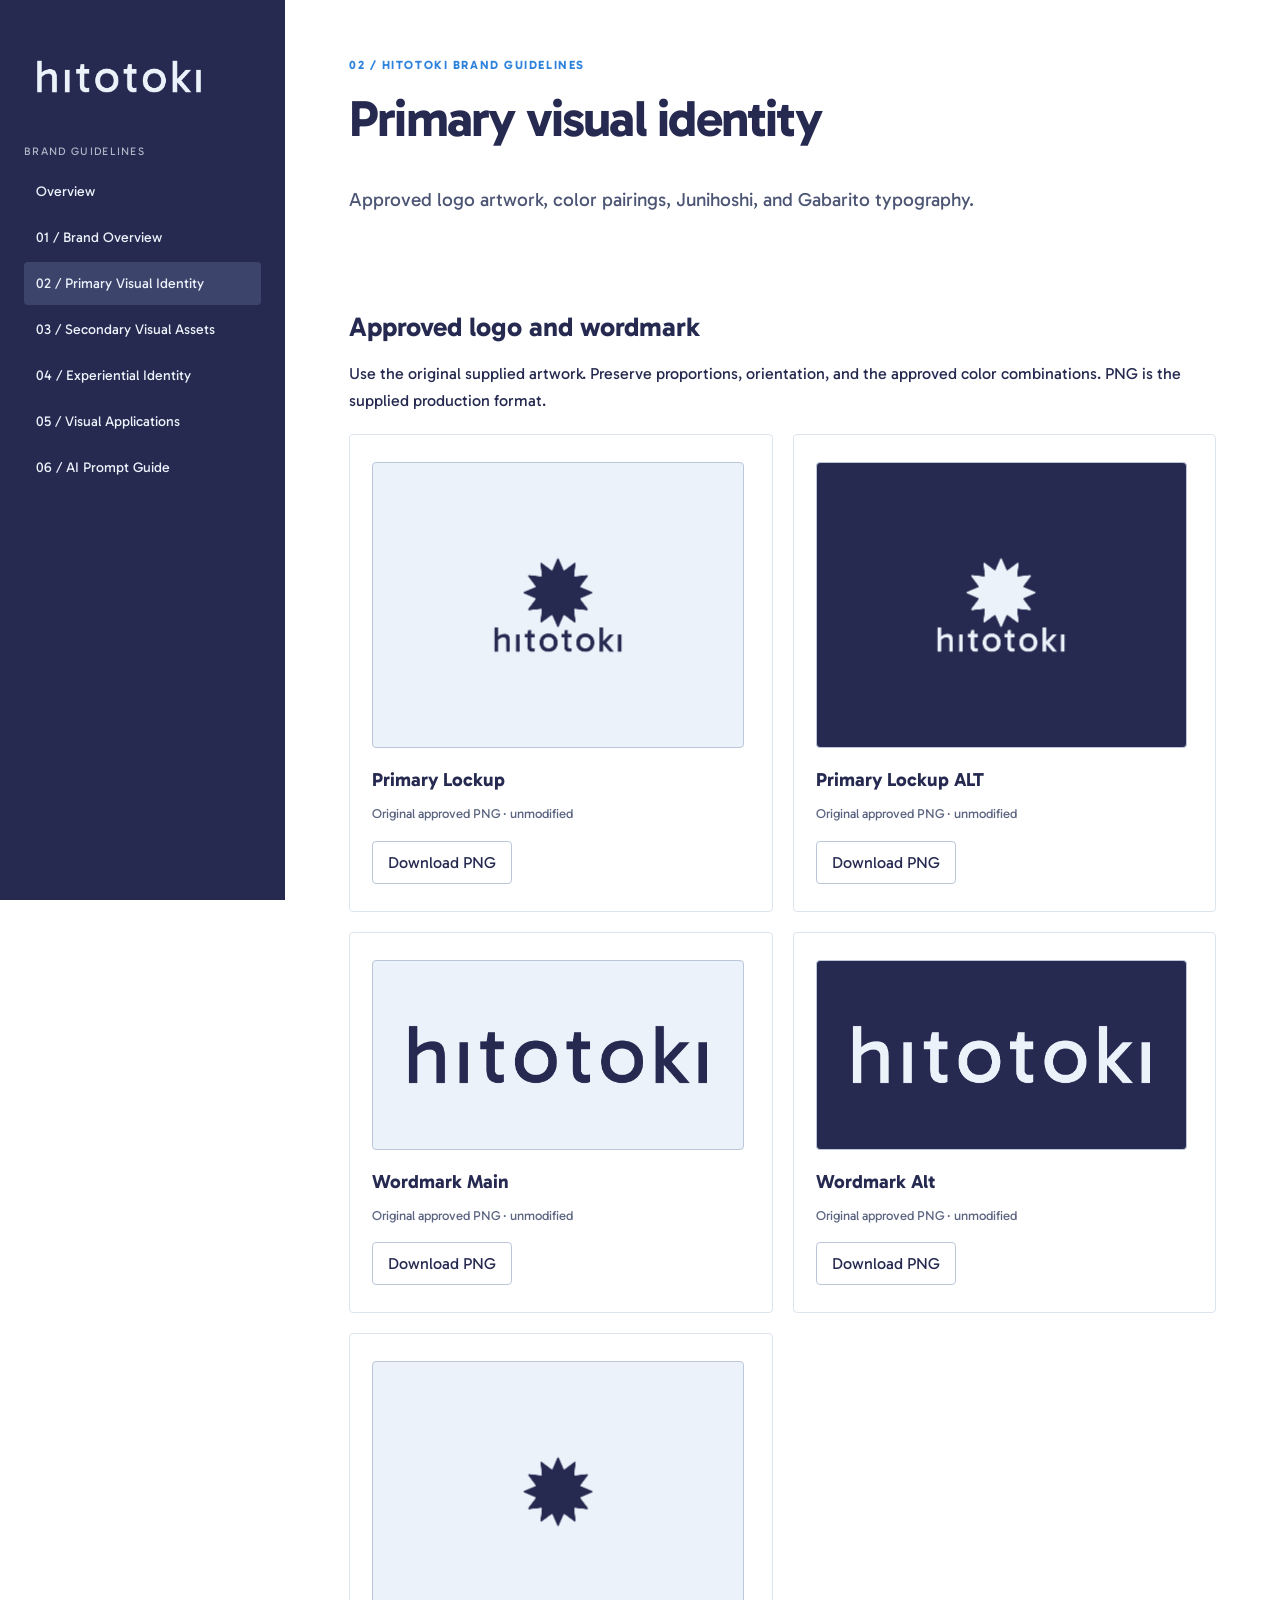
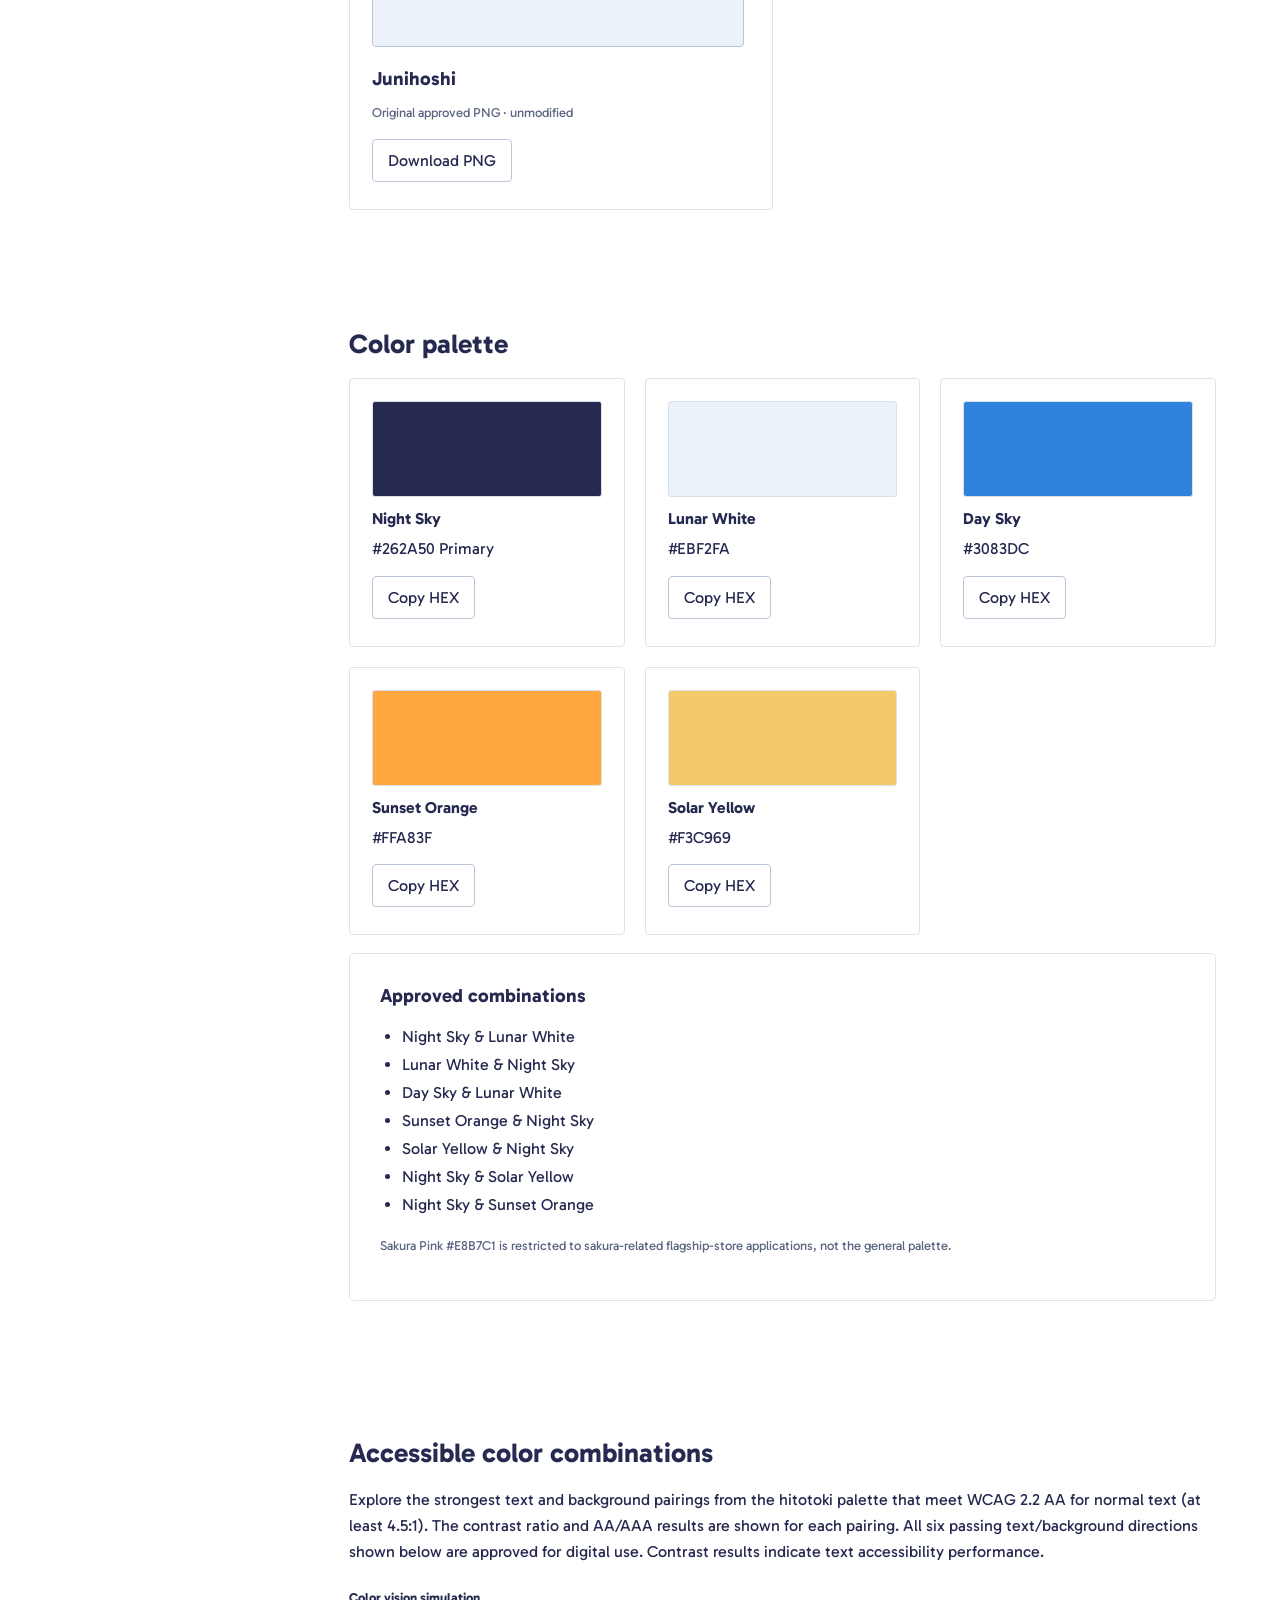
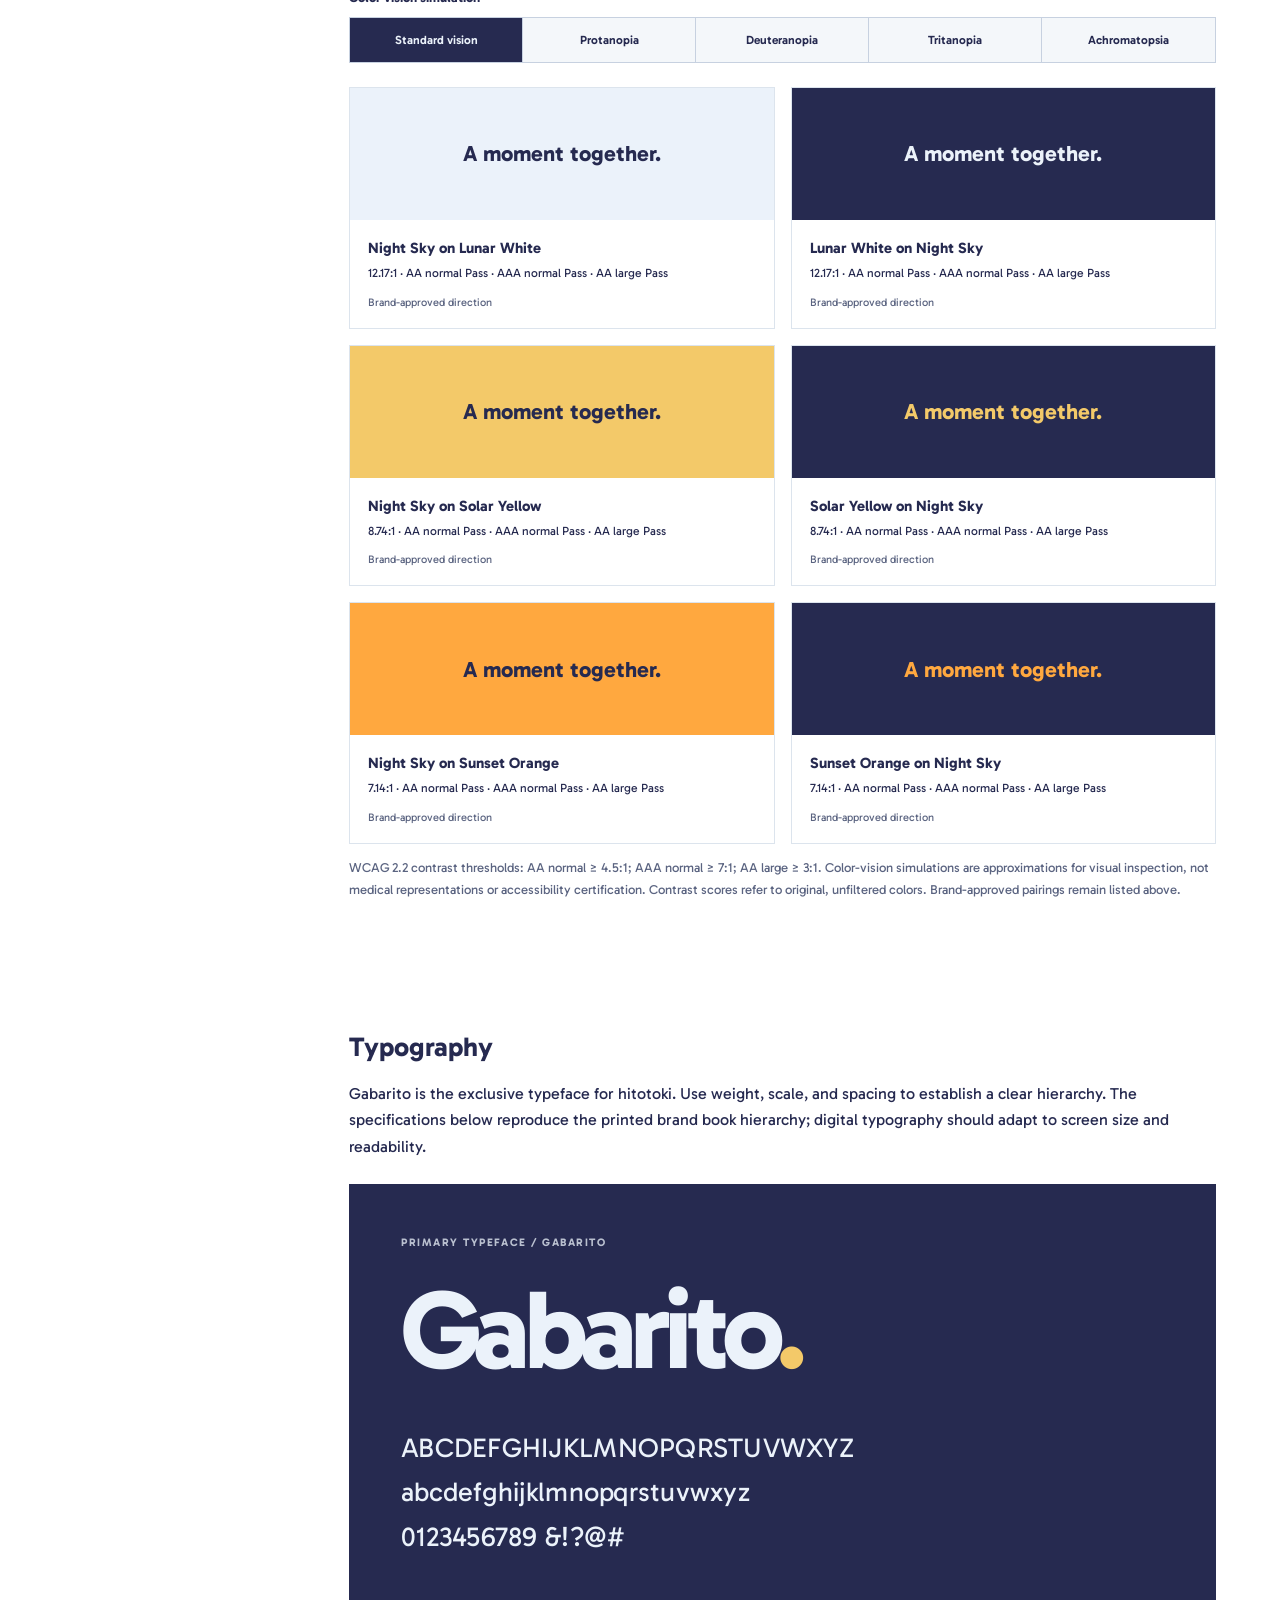
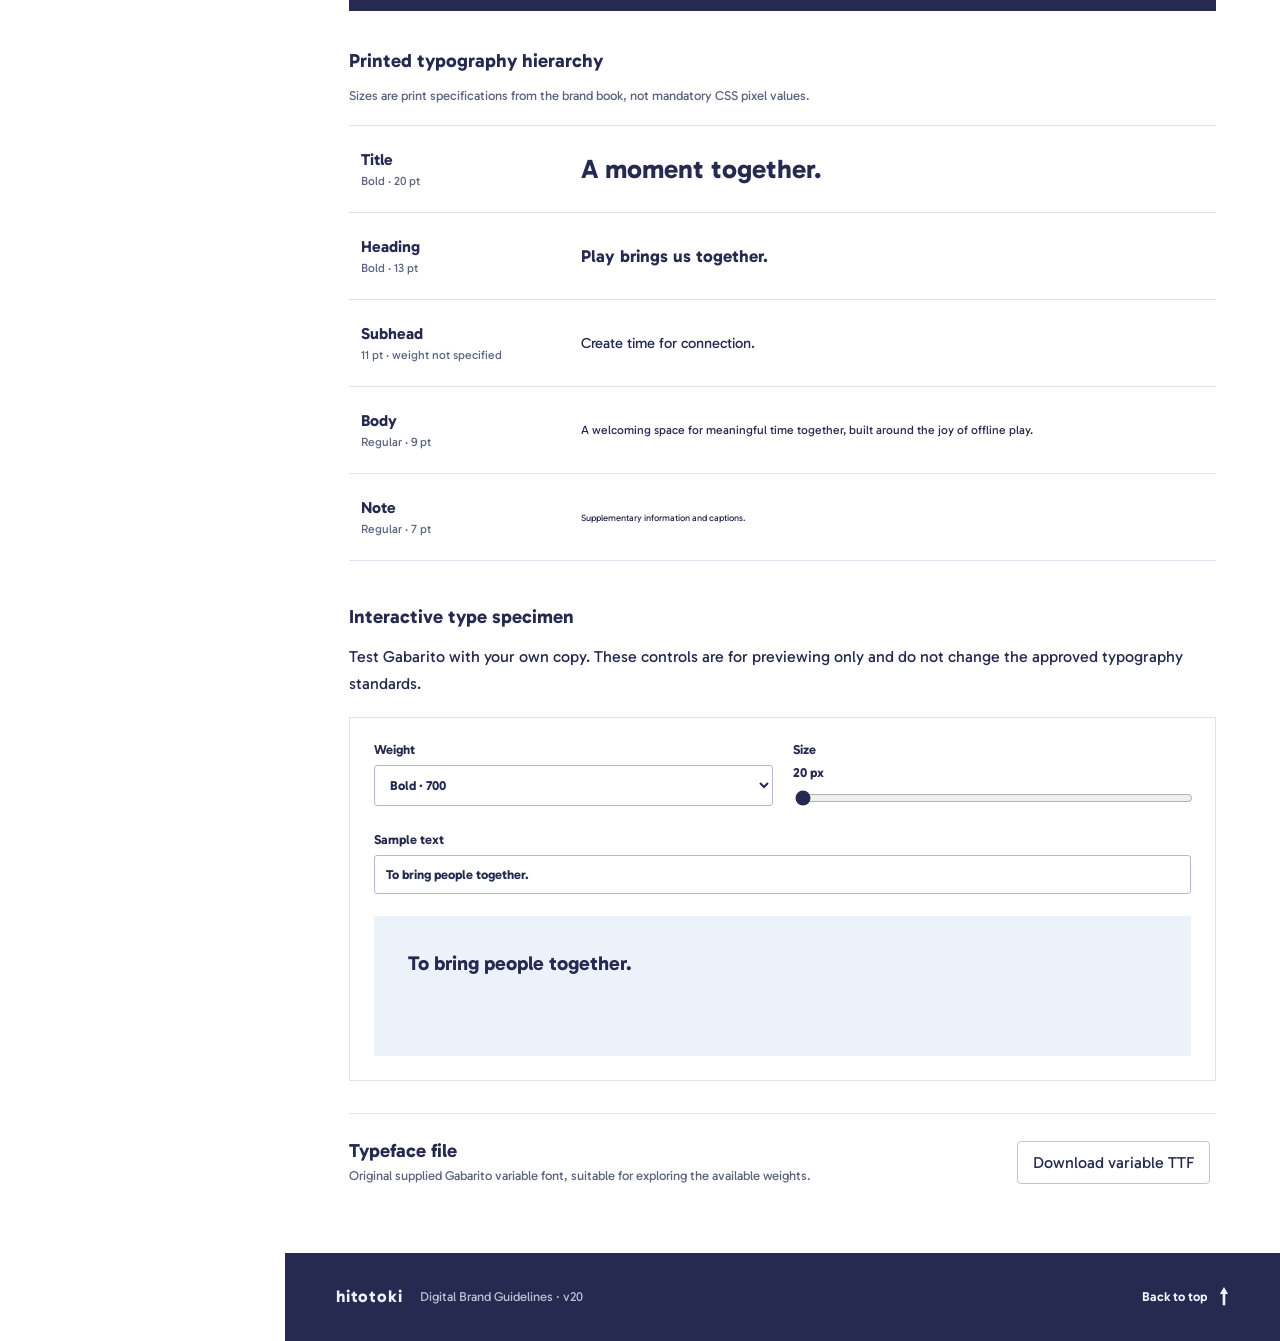
<file: visual-identity.html>
<!DOCTYPE html>

<html lang="en"><head><meta charset="utf-8"/><meta content="width=device-width,initial-scale=1" name="viewport"/><title>Primary visual identity — hitotoki guidelines</title><link href="site.css" rel="stylesheet"/></head><body><aside class="side"><div class="brand"><a href="index.html"><img alt="hitotoki" src="assets/hitotoki-wordmark-alt.png"/></a></div><small>BRAND GUIDELINES</small><a class="nav" href="index.html">Overview</a><a class="nav" href="brand-overview.html">01 / Brand Overview</a><a class="nav active" href="visual-identity.html">02 / Primary Visual Identity</a><a class="nav" href="secondary-assets.html">03 / Secondary Visual Assets</a><a class="nav" href="experiential-guidelines.html">04 / Experiential Identity</a><a class="nav" href="visual-applications.html">05 / Visual Applications</a><a class="nav" href="ai-prompt-guide.html">06 / AI Prompt Guide</a></aside><main class="main" id="top"><div class="eyebrow">02 / hitotoki brand guidelines</div><h1>Primary visual identity</h1><p class="lead">Approved logo artwork, color pairings, Junihoshi, and Gabarito typography.</p><section class="section" id="logos"><h2>Approved logo and wordmark</h2><p>Use the original supplied artwork. Preserve proportions, orientation, and the approved color combinations. PNG is the supplied production format.</p><div class="grid asset-gallery"><article class="tile asset-card"><a aria-label="View Primary Lockup in image viewer" data-lightbox="true" href="assets/logos/hitotoki identity_Primary Lockup.png"><img alt="Primary Lockup" class="asset-thumb" loading="lazy" src="assets/logos/hitotoki identity_Primary Lockup.png"/></a><h3>Primary Lockup</h3><p class="small muted">Original approved PNG · unmodified</p><a class="download" download="" href="assets/logos/hitotoki identity_Primary Lockup.png">Download PNG</a></article><article class="tile asset-card"><a aria-label="View Primary Lockup ALT in image viewer" class="logo-alt-preview" data-lightbox="true" href="assets/logos/hitotoki identity_Primary Lockup ALT.png"><img alt="Primary Lockup ALT" class="asset-thumb" loading="lazy" src="assets/logos/hitotoki identity_Primary Lockup ALT.png"/></a><h3>Primary Lockup ALT</h3><p class="small muted">Original approved PNG · unmodified</p><a class="download" download="" href="assets/logos/hitotoki identity_Primary Lockup ALT.png">Download PNG</a></article><article class="tile asset-card"><a aria-label="View Wordmark Main in image viewer" data-lightbox="true" href="assets/logos/hitotoki identity_Wordmark Main.png"><img alt="Wordmark Main" class="asset-thumb" loading="lazy" src="assets/logos/hitotoki identity_Wordmark Main.png"/></a><h3>Wordmark Main</h3><p class="small muted">Original approved PNG · unmodified</p><a class="download" download="" href="assets/logos/hitotoki identity_Wordmark Main.png">Download PNG</a></article><article class="tile asset-card"><a aria-label="View Wordmark Alt in image viewer" class="logo-alt-preview" data-lightbox="true" href="assets/logos/hitotoki identity_Wordmark Alt.png"><img alt="Wordmark Alt" class="asset-thumb" loading="lazy" src="assets/logos/hitotoki identity_Wordmark Alt.png"/></a><h3>Wordmark Alt</h3><p class="small muted">Original approved PNG · unmodified</p><a class="download" download="" href="assets/logos/hitotoki identity_Wordmark Alt.png">Download PNG</a></article><article class="tile asset-card"><a aria-label="View Junihoshi in image viewer" data-lightbox="true" href="assets/logos/hitotoki identity_Junihoshi.png"><img alt="Junihoshi" class="asset-thumb" loading="lazy" src="assets/logos/hitotoki identity_Junihoshi.png"/></a><h3>Junihoshi</h3><p class="small muted">Original approved PNG · unmodified</p><a class="download" download="" href="assets/logos/hitotoki identity_Junihoshi.png">Download PNG</a></article></div></section><section class="section" id="colors"><h2>Color palette</h2><div class="grid three"><div class="tile"><div class="swatch" style="background:#262A50"></div><b>Night Sky</b><p>#262A50 Primary</p><button class="action" data-copy="#262A50">Copy HEX</button></div><div class="tile"><div class="swatch" style="background:#EBF2FA"></div><b>Lunar White</b><p>#EBF2FA </p><button class="action" data-copy="#EBF2FA">Copy HEX</button></div><div class="tile"><div class="swatch" style="background:#3083DC"></div><b>Day Sky</b><p>#3083DC </p><button class="action" data-copy="#3083DC">Copy HEX</button></div><div class="tile"><div class="swatch" style="background:#FFA83F"></div><b>Sunset Orange</b><p>#FFA83F </p><button class="action" data-copy="#FFA83F">Copy HEX</button></div><div class="tile"><div class="swatch" style="background:#F3C969"></div><b>Solar Yellow</b><p>#F3C969 </p><button class="action" data-copy="#F3C969">Copy HEX</button></div></div><div class="panel"><h3>Approved combinations</h3><ul><li>Night Sky &amp; Lunar White</li><li>Lunar White &amp; Night Sky</li><li>Day Sky &amp; Lunar White</li><li>Sunset Orange &amp; Night Sky</li><li>Solar Yellow &amp; Night Sky</li><li>Night Sky &amp; Solar Yellow</li><li>Night Sky &amp; Sunset Orange</li></ul><p class="small muted">Sakura Pink #E8B7C1 is restricted to sakura-related flagship-store applications, not the general palette.</p></div></section><section class="section" id="wcag-contrast"><h2>Accessible color combinations</h2><p>Explore the strongest text and background pairings from the hitotoki palette that meet WCAG 2.2 AA for normal text (at least 4.5:1). The contrast ratio and AA/AAA results are shown for each pairing. All six passing text/background directions shown below are approved for digital use. Contrast results indicate text accessibility performance.</p><div class="accessible-controls" role="group" aria-label="Color vision simulation"><span class="accessible-controls-title">Color vision simulation</span><div class="vision-mode-tabs"><button type="button" class="vision-mode-tab" data-vision-mode="normal" aria-pressed="true">Standard vision</button><button type="button" class="vision-mode-tab" data-vision-mode="protanopia" aria-pressed="false">Protanopia</button><button type="button" class="vision-mode-tab" data-vision-mode="deuteranopia" aria-pressed="false">Deuteranopia</button><button type="button" class="vision-mode-tab" data-vision-mode="tritanopia" aria-pressed="false">Tritanopia</button><button type="button" class="vision-mode-tab" data-vision-mode="achromatopsia" aria-pressed="false">Achromatopsia</button></div></div><div id="accessible-pairings" class="accessible-pairings" aria-label="Passing color contrast combinations"><article class="accessible-pair"><div class="accessible-pair-sample" style="color:#262A50;background:#EBF2FA">A moment together.</div><div class="accessible-pair-details"><strong>Night Sky on Lunar White</strong><p>12.17:1 · AA normal Pass · AAA normal Pass · AA large Pass</p><span class="accessible-pair-label">Brand-approved direction</span></div></article><article class="accessible-pair"><div class="accessible-pair-sample" style="color:#EBF2FA;background:#262A50">A moment together.</div><div class="accessible-pair-details"><strong>Lunar White on Night Sky</strong><p>12.17:1 · AA normal Pass · AAA normal Pass · AA large Pass</p><span class="accessible-pair-label">Brand-approved direction</span></div></article><article class="accessible-pair"><div class="accessible-pair-sample" style="color:#262A50;background:#F3C969">A moment together.</div><div class="accessible-pair-details"><strong>Night Sky on Solar Yellow</strong><p>8.74:1 · AA normal Pass · AAA normal Pass · AA large Pass</p><span class="accessible-pair-label">Brand-approved direction</span></div></article><article class="accessible-pair"><div class="accessible-pair-sample" style="color:#F3C969;background:#262A50">A moment together.</div><div class="accessible-pair-details"><strong>Solar Yellow on Night Sky</strong><p>8.74:1 · AA normal Pass · AAA normal Pass · AA large Pass</p><span class="accessible-pair-label">Brand-approved direction</span></div></article><article class="accessible-pair"><div class="accessible-pair-sample" style="color:#262A50;background:#FFA83F">A moment together.</div><div class="accessible-pair-details"><strong>Night Sky on Sunset Orange</strong><p>7.14:1 · AA normal Pass · AAA normal Pass · AA large Pass</p><span class="accessible-pair-label">Brand-approved direction</span></div></article><article class="accessible-pair"><div class="accessible-pair-sample" style="color:#FFA83F;background:#262A50">A moment together.</div><div class="accessible-pair-details"><strong>Sunset Orange on Night Sky</strong><p>7.14:1 · AA normal Pass · AAA normal Pass · AA large Pass</p><span class="accessible-pair-label">Brand-approved direction</span></div></article></div><p class="small muted">WCAG 2.2 contrast thresholds: AA normal ≥ 4.5:1; AAA normal ≥ 7:1; AA large ≥ 3:1. Color-vision simulations are approximations for visual inspection, not medical representations or accessibility certification. Contrast scores refer to original, unfiltered colors. Brand-approved pairings remain listed above.</p></section><section class="section" id="type"><h2>Typography</h2><p>Gabarito is the exclusive typeface for hitotoki. Use weight, scale, and spacing to establish a clear hierarchy. The specifications below reproduce the printed brand book hierarchy; digital typography should adapt to screen size and readability.</p>
<div aria-label="Gabarito typeface specimen" class="type-hero"><div class="type-meta">PRIMARY TYPEFACE / GABARITO</div><div class="type-hero-name">Gabarito<span class="type-period">.</span></div><div class="type-alphabet">ABCDEFGHIJKLMNOPQRSTUVWXYZ<br/>abcdefghijklmnopqrstuvwxyz<br/>0123456789 &amp;!?@#</div></div>
<h3>Printed typography hierarchy</h3><p class="small muted">Sizes are print specifications from the brand book, not mandatory CSS pixel values.</p>
<div aria-label="Print typography scale" class="type-scale"><div class="type-scale-row"><div class="type-scale-label"><b>Title</b><span>Bold · 20 pt</span></div><div class="type-scale-sample" style="font-size:26.67px;font-weight:700">A moment together.</div></div><div class="type-scale-row"><div class="type-scale-label"><b>Heading</b><span>Bold · 13 pt</span></div><div class="type-scale-sample" style="font-size:17.33px;font-weight:700">Play brings us together.</div></div><div class="type-scale-row"><div class="type-scale-label"><b>Subhead</b><span>11 pt · weight not specified</span></div><div class="type-scale-sample" style="font-size:14.67px">Create time for connection.</div></div><div class="type-scale-row"><div class="type-scale-label"><b>Body</b><span>Regular · 9 pt</span></div><div class="type-scale-sample" style="font-size:12px">A welcoming space for meaningful time together, built around the joy of offline play.</div></div><div class="type-scale-row"><div class="type-scale-label"><b>Note</b><span>Regular · 7 pt</span></div><div class="type-scale-sample" style="font-size:9.33px">Supplementary information and captions.</div></div></div>
<h3>Interactive type specimen</h3><p>Test Gabarito with your own copy. These controls are for previewing only and do not change the approved typography standards.</p><div class="type-playground"><div class="type-controls"><label for="type-weight">Weight<select id="type-weight"><option value="400">Regular · 400</option><option value="500">Medium · 500</option><option value="600">SemiBold · 600</option><option value="700" selected>Bold · 700</option><option value="800">ExtraBold · 800</option><option value="900">Black · 900</option></select></label><label for="type-size">Size <output for="type-size" id="type-size-value">20 px</output><input id="type-size" type="range" min="0" max="5" step="1" value="0"/></label></div><label class="type-input-label" for="type-copy">Sample text<input id="type-copy" maxlength="160" spellcheck="false" type="text" value="To bring people together."/></label><div aria-live="polite" class="type-live-sample" id="type-live-sample">To bring people together.</div></div>
<div class="type-download"><div><h3>Typeface file</h3><p class="small muted">Original supplied Gabarito variable font, suitable for exploring the available weights.</p></div><a class="download" download="" href="assets/fonts/Gabarito-VariableFont_wght-BF651cdf1f55e6c.ttf">Download variable TTF</a></div>
</section><footer class="global-site-footer" aria-label="Page footer"><div class="global-footer-info"><span>hitotoki</span><span>Digital Brand Guidelines · v20</span></div><a class="global-back-top" href="#top" aria-label="Back to top of page">Back to top <span aria-hidden="true">↑</span></a></footer></main><script src="site.js"></script><div aria-label="Image viewer" aria-modal="true" class="image-viewer" hidden="" id="image-viewer" role="dialog"><div class="image-viewer-bar"><span id="image-viewer-title"></span><div class="image-viewer-actions"><a class="viewer-download" download="" href="#" id="image-viewer-download">Download image</a><button aria-label="Close image viewer" id="image-viewer-close" type="button">Close ×</button></div></div><div class="image-viewer-stage"><div class="image-viewer-image-surface"><img alt="" id="image-viewer-img"/></div></div><div class="image-viewer-hint">Press Esc or click outside the image to close</div></div><script src="image-viewer.js"></script><script src="wcag-matrix.js"></script><script src="typography.js"></script></body></html>
</file>
<file: site.css>
@font-face{font-family:Gabarito;src:url("assets/fonts/Gabarito-VariableFont_wght-BF651cdf1f55e6c.ttf") format("truetype");font-weight:100 900;font-display:swap} :root{--night:#262A50;--lunar:#EBF2FA;--day:#3083DC;--orange:#FFA83F;--yellow:#F3C969}*{box-sizing:border-box}body{margin:0;background:#fff;color:var(--night);font:16px Gabarito,sans-serif}.side{position:fixed;inset:0 auto 0 0;width:285px;background:var(--night);color:var(--lunar);padding:34px 24px;overflow-y:auto}.brand img{width:190px;max-width:100%;height:auto}.brand{margin:10px 0 32px}.side small{display:block;font-size:11px;letter-spacing:.12em;opacity:.7;margin:22px 0 12px}.nav{display:block;padding:13px 12px;margin:3px 0;color:var(--lunar);text-decoration:none;border-radius:4px;font-size:14px}.nav:hover,.nav.active{background:#3d446c}.main{max-width:1210px;margin-left:285px;padding:58px clamp(24px,5vw,80px) 110px}.eyebrow{font-size:12px;letter-spacing:.13em;color:var(--day);font-weight:700;text-transform:uppercase}h1{font-size:clamp(34px,4vw,58px);font-weight:700;letter-spacing:-.035em;margin:16px 0}h2{font-size:27px;margin:0 0 18px}h3{font-size:19px;margin:0 0 12px}p{line-height:1.65} .lead{font-size:19px;line-height:1.65;max-width:790px;color:#4c5574;margin-bottom:42px}.section{margin:54px 0 64px;scroll-margin-top:20px}.panel{padding:30px;border:1px solid #dfe5ee;border-radius:5px;background:white;margin:18px 0}.muted{color:#5b6481}.grid{display:grid;grid-template-columns:repeat(2,minmax(0,1fr));gap:20px}.grid.three{grid-template-columns:repeat(3,minmax(0,1fr))}.tile{border:1px solid #dce4ed;border-radius:4px;padding:22px;min-width:0}.tile p{margin:8px 0}.tile a,.download,.action{display:inline-block;color:var(--night);font-weight:700;text-decoration:none;border:1px solid #bbc7d9;padding:11px 15px;border-radius:4px;background:white;cursor:pointer;font:inherit;margin:5px 6px 5px 0}.tile a:hover,.download:hover,.action:hover{background:var(--lunar)}.swatch{height:96px;border:1px solid #d8e0ea;border-radius:3px;margin-bottom:12px}.small{font-size:13px}.preview{display:block;width:100%;height:auto;border:1px solid #e1e6ec}.asset-image{width:100%;max-height:180px;object-fit:contain;background:var(--night);padding:20px}.tag{display:inline-block;background:var(--lunar);padding:5px 9px;border-radius:3px;font-size:12px;margin:3px}.notice{background:var(--lunar);padding:20px;border-left:4px solid var(--day)}ul{line-height:1.75;padding-left:22px} .footer{font-size:12px;color:#67718b;margin-top:70px} .jump{display:flex;flex-wrap:wrap;gap:8px;margin:24px 0}.jump a{padding:9px 12px;background:var(--lunar);color:var(--night);text-decoration:none;font-size:13px;border-radius:3px}button{cursor:pointer} @media(max-width:850px){.side{position:relative;width:auto;padding:16px 20px}.brand{margin:4px 0 10px}.brand img{width:145px}.side small{margin:12px 0 5px}.nav{display:inline-block;padding:9px}.main{margin-left:0;padding:32px 20px}.grid,.grid.three{grid-template-columns:1fr}}
/* Visual applications: independent gallery, no reconstructed artwork. */
.application-grid{gap:22px}.application-card{border:1px solid #dce4ed;padding:16px}.application-card h3{margin:16px 0 4px}.application-card p{margin:0 0 4px}.application-placeholder{aspect-ratio:4/3;background:var(--lunar);display:flex;align-items:center;justify-content:center;text-align:center;padding:18px;color:#65708a;font-size:13px}

.application-image-link{display:block;background:var(--lunar);overflow:hidden}.application-image{display:block;width:100%;height:auto;aspect-ratio:4/3;object-fit:contain}.application-download{display:inline-block;margin-top:12px}.application-card h3{font-size:17px;line-height:1.3}

.asset-gallery{margin-top:20px}.asset-card{display:flex;flex-direction:column}.asset-card>a:first-child{display:flex;align-items:center;justify-content:center;min-height:190px;background:#EBF2FA;padding:12px}.asset-thumb{display:block;max-width:100%;max-height:260px;object-fit:contain}.asset-card h3{margin:15px 0 4px}.asset-card .download{align-self:flex-start;margin-top:auto}.asset-card .small{margin-bottom:16px}

/* In-page image viewer */
.image-viewer[hidden]{display:none!important}.image-viewer{position:fixed;inset:0;z-index:9999;background:rgba(15,18,38,.96);display:flex;flex-direction:column;color:#ebf2fa;padding:20px;box-sizing:border-box}.viewer-open{overflow:hidden}.image-viewer-bar{display:flex;justify-content:space-between;align-items:center;gap:18px;flex-wrap:wrap;padding-bottom:16px;font-family:Gabarito,sans-serif}.image-viewer-actions{display:flex;gap:12px;align-items:center}.image-viewer-actions a,.image-viewer-actions button{font:inherit;background:transparent;color:#ebf2fa;border:1px solid #aab4d0;border-radius:4px;padding:9px 13px;text-decoration:none;cursor:pointer}.image-viewer-actions a:hover,.image-viewer-actions button:hover{background:#343955}.image-viewer-stage{flex:1;min-height:0;display:flex;align-items:center;justify-content:center;cursor:zoom-out}.image-viewer-stage img{max-width:100%;max-height:100%;object-fit:contain;cursor:default}.image-viewer-hint{text-align:center;font-size:12px;opacity:.7;padding-top:12px}@media(max-width:600px){.image-viewer{padding:12px}.image-viewer-bar{align-items:flex-start}.image-viewer-actions a,.image-viewer-actions button{padding:8px}}

/* v05: unified in-page previews and contrast-safe ALT logo displays */
a[data-lightbox]{cursor:zoom-in}
.reference-preview-link{display:block}
.reference-preview-link:focus-visible,a[data-lightbox]:focus-visible{outline:3px solid var(--day);outline-offset:3px}
.asset-card>a.logo-alt-preview:first-child{background:var(--night)}
.image-viewer-image-surface{max-width:100%;max-height:100%;display:flex;align-items:center;justify-content:center;min-width:0;min-height:0}
.image-viewer-image-surface.alt-logo-surface{background:var(--night);padding:clamp(14px,3vw,40px);border:1px solid #616987;border-radius:4px}
.image-viewer-image-surface img{max-width:100%;max-height:calc(100vh - 160px);object-fit:contain}

/* v06 WCAG contrast explorer */
.wcag-tool{border:1px solid #dce4ed;border-radius:4px;overflow:hidden;margin:22px 0}.wcag-scroll{overflow-x:auto}.wcag-matrix{border-collapse:collapse;width:100%;min-width:670px;font-size:13px}.wcag-matrix caption{text-align:left;padding:16px 18px;color:#4c5574}.wcag-matrix th{padding:12px 9px;text-align:left;background:#f3f6fa;border:1px solid #dce4ed;font-weight:700}.wcag-matrix td{padding:4px;border:1px solid #dce4ed}.wcag-cell{width:100%;min-height:58px;padding:10px 3px;border:3px solid transparent;border-radius:2px;font:700 14px Gabarito,sans-serif}.wcag-cell[aria-pressed="true"]{outline:3px solid #262A50;outline-offset:-1px;box-shadow:inset 0 0 0 2px #fff}.wcag-cell:focus-visible{outline:3px solid #3083DC;outline-offset:1px}.wcag-detail{padding:24px;border-top:1px solid #dce4ed}.wcag-detail-head{display:flex;justify-content:space-between;gap:20px;flex-wrap:wrap;align-items:center}.wcag-detail-head .small{margin:0 0 4px}.wcag-detail-head h3{margin:0}.wcag-ratio{font-weight:700;margin:5px 0 16px}.wcag-criteria{display:flex;flex-wrap:wrap;gap:7px;max-width:380px}.wcag-result{font-size:12px;border:1px solid #c6cdd8;border-radius:3px;padding:7px 9px}.wcag-result.pass{background:#e8f3ea;color:#235a32}.wcag-result.fail{background:#fff0ec;color:#8b3022}.wcag-sample{padding:28px 24px;border-radius:3px;border:1px solid #cdd6e0}.wcag-sample-heading{font-size:29px;font-weight:700;line-height:1.3;margin:0 0 12px}.wcag-sample-body{font-size:16px;margin:0}

/* v07: native typography guide, replacing the printed page image */
.type-hero{background:var(--night);color:var(--lunar);padding:clamp(22px,5vw,52px);margin:24px 0 38px;overflow:hidden}.type-meta{font-size:11px;letter-spacing:.14em;font-weight:700;opacity:.75}.type-hero-name{font-size:clamp(58px,9vw,112px);font-weight:700;letter-spacing:-.06em;line-height:1.2;margin:14px 0 28px}.type-period{color:var(--yellow)}.type-alphabet{font-size:clamp(16px,2.6vw,27px);line-height:1.65;overflow-wrap:anywhere;letter-spacing:.01em}.type-scale{border-top:1px solid #dce4ed;margin:18px 0 44px}.type-scale-row{display:grid;grid-template-columns:200px minmax(0,1fr);align-items:center;gap:20px;padding:24px 12px;border-bottom:1px solid #dce4ed}.type-scale-label{display:flex;flex-direction:column;gap:5px}.type-scale-label span{font-size:12px;color:#5b6481}.type-scale-sample{line-height:1.45;overflow-wrap:anywhere}.type-playground{border:1px solid #dce4ed;padding:24px;margin:20px 0 32px}.type-controls{display:grid;grid-template-columns:1fr 1fr;gap:20px}.type-controls label,.type-input-label{display:flex;flex-direction:column;gap:8px;font-size:13px;font-weight:700}.type-controls select,.type-input-label input{font:inherit;color:var(--night);padding:11px;border:1px solid #aebbd0;border-radius:3px;background:white;width:100%}.type-controls input[type=range]{width:100%;accent-color:var(--night)}.type-input-label{margin-top:24px}.type-live-sample{margin-top:22px;background:var(--lunar);padding:clamp(18px,4vw,34px);line-height:1.3;min-height:140px;overflow-wrap:anywhere}.type-download{display:flex;align-items:center;justify-content:space-between;flex-wrap:wrap;gap:18px;border-top:1px solid #dce4ed;padding-top:22px}.type-download h3{margin-bottom:3px}.type-download p{margin:0}@media(max-width:600px){.type-scale-row{grid-template-columns:1fr;gap:12px}.type-controls{grid-template-columns:1fr}}

/* v08 — editorial home page; existing internal page styles unchanged */
.landing-main{max-width:none;padding:0 0 48px;overflow:hidden}
.landing-hero{background:var(--lunar);min-height:min(850px,100vh);padding:30px clamp(28px,5vw,78px) 25px;display:flex;flex-direction:column;position:relative;overflow:hidden}
.landing-topline,.landing-bottomline{display:flex;justify-content:space-between;gap:16px;font-size:10px;font-weight:700;letter-spacing:.14em;line-height:1.4}
.landing-topline{border-bottom:1px solid rgba(38,42,80,.22);padding-bottom:18px}
.landing-bottomline{border-top:1px solid rgba(38,42,80,.22);padding-top:18px}
.landing-stage{flex:1;min-height:530px;display:grid;grid-template-columns:1.08fr .92fr;align-items:center;position:relative;isolation:isolate}
.landing-stage:before{content:"";position:absolute;width:min(53vw,590px);aspect-ratio:1;border-radius:50%;background:var(--yellow);top:4%;left:-16%;z-index:-1}
.landing-stage:after{content:"";position:absolute;width:clamp(100px,13vw,190px);aspect-ratio:1;border-radius:50%;border:28px solid var(--orange);right:-10%;bottom:5%;z-index:-1}
.landing-lockup{align-self:center;display:flex;align-items:center;justify-content:center;min-width:0}
.landing-lockup img{width:min(100%,520px);height:auto;display:block;filter:none}
.landing-message{position:relative;z-index:1;padding:48px 0 48px 10px}
.landing-index,.landing-kicker{font-size:11px;letter-spacing:.18em;font-weight:700}
.landing-message h1{font-size:clamp(42px,5.6vw,86px);line-height:1.05;letter-spacing:-.055em;font-weight:700;margin:24px 0}
.landing-message h1 em{font-style:normal;color:var(--day)}
.landing-message p{font-size:clamp(15px,1.4vw,19px);max-width:350px;line-height:1.55}
.landing-enter{margin-top:30px;display:inline-flex;align-items:center;justify-content:space-between;gap:45px;background:var(--night);color:var(--lunar);text-decoration:none;padding:17px 21px;font-weight:700;font-size:14px;transition:background .2s}
.landing-enter:hover,.landing-enter:focus-visible{background:var(--day)}
.landing-intro{padding:90px clamp(28px,5vw,78px);display:grid;grid-template-columns:1fr 1fr;gap:60px;align-items:end}
.landing-intro h2{font-size:clamp(36px,5vw,64px);line-height:1.1;letter-spacing:-.05em;margin:20px 0 0}
.landing-intro p{font-size:18px;line-height:1.6;max-width:460px;margin:0}
.landing-intro .landing-subnote{font-size:14px;color:#67718b;margin-top:20px}
.landing-chapters{padding:0 clamp(28px,5vw,78px) 70px}
.landing-chapters a{display:grid;grid-template-columns:70px 1fr 30px;align-items:center;gap:20px;text-decoration:none;color:var(--night);padding:22px 6px;border-top:1px solid #cdd6e0;transition:padding .2s,background .2s}
.landing-chapters a:last-child{border-bottom:1px solid #cdd6e0}
.landing-chapters a:hover,.landing-chapters a:focus-visible{padding-left:18px;background:var(--lunar)}
.landing-chapters a span{font-size:13px}.landing-chapters a strong{font-size:clamp(18px,2vw,27px);font-weight:600}
.landing-footer{display:flex;justify-content:space-between;gap:18px;padding:26px clamp(28px,5vw,78px);font-size:12px;color:#68718b}
.landing-footer a{color:var(--night)}
@media(max-width:1050px){.landing-stage{grid-template-columns:1fr;gap:0;padding:20px 0 40px}.landing-stage:before{width:450px;left:-140px;top:20px}.landing-lockup img{max-width:400px}.landing-message{padding:0}.landing-message h1{font-size:clamp(46px,7vw,70px)}}
@media(max-width:600px){.landing-hero{min-height:auto;padding:22px}.landing-topline,.landing-bottomline{font-size:9px}.landing-stage{min-height:0}.landing-stage:before{width:310px;left:-115px}.landing-stage:after{width:100px;border-width:18px;right:-55px;bottom:25px}.landing-lockup img{max-width:310px}.landing-message h1{font-size:46px}.landing-intro{grid-template-columns:1fr;gap:24px;padding:64px 22px}.landing-chapters{padding:0 22px 60px}.landing-chapters a{grid-template-columns:36px 1fr 18px;gap:10px}.landing-footer{padding:22px;flex-wrap:wrap}}
@media(prefers-reduced-motion:reduce){.landing-enter,.landing-chapters a{transition:none}}

/* v09: quiet editorial landing page, no rules, no oversized circles */
.landing-hero{background:#EBF2FA;min-height:min(810px,100vh);padding-top:38px;padding-bottom:35px}
.landing-topline,.landing-bottomline{border:0;padding:0;color:#626d89;font-weight:600;letter-spacing:.12em}
.landing-stage{grid-template-columns:.95fr 1.05fr;min-height:520px;gap:clamp(30px,4vw,80px)}
.landing-stage:before,.landing-stage:after{display:none}
.landing-stage .landing-lockup{position:relative;z-index:1}
.landing-stage .landing-lockup:before{content:"";position:absolute;z-index:-1;inset:4% 1% 4% -12%;background-image:url("assets/landing-petal-pattern.svg");background-repeat:repeat;background-size:104px 104px;opacity:.6;mask-image:linear-gradient(90deg,black,transparent 90%);-webkit-mask-image:linear-gradient(90deg,black,transparent 90%)}
.landing-lockup img{width:min(100%,440px)}
.landing-message{padding:36px 0}
.landing-message h1{font-size:clamp(40px,4.6vw,72px);font-weight:600;line-height:1.13;letter-spacing:-.045em;margin:26px 0}
.landing-message h1 em{color:inherit}
.landing-message p{font-size:16px;max-width:370px;font-weight:400}
.landing-index{color:#68738e}
.landing-enter{background:transparent;color:var(--night);padding:12px 0;border-bottom:1px solid currentColor;gap:32px;font-weight:600}
.landing-enter:hover,.landing-enter:focus-visible{background:transparent;color:var(--day)}
.landing-intro{padding-top:105px;padding-bottom:80px}
.landing-chapters a,.landing-chapters a:last-child{border:0}
.landing-chapters a{padding:18px 12px;border-radius:0}
.landing-chapters a:nth-child(even){background:#f4f7fa}
.landing-chapters a:hover,.landing-chapters a:focus-visible{background:#EBF2FA}
@media(max-width:1050px){.landing-stage{grid-template-columns:1fr;gap:4px}.landing-stage .landing-lockup:before{inset:3% 10%;mask-image:linear-gradient(90deg,black,transparent);-webkit-mask-image:linear-gradient(90deg,black,transparent)}}
@media(max-width:600px){.landing-hero{padding:26px 22px}.landing-stage{min-height:0}.landing-lockup img{max-width:300px}.landing-message h1{font-size:44px}.landing-message{padding:10px 0 40px}}

/* v10: five-column petal repeat and restrained scroll parallax */
.landing-stage .landing-lockup:before{
  background-size:20% auto;
  background-position:0 var(--petal-scroll, 0px);
  will-change:background-position;
}
@media (prefers-reduced-motion: reduce){
  .landing-stage .landing-lockup:before{background-position:0 0;will-change:auto}
}

/* v11: exact 5 × 5 petal field, 20% scroll parallax */
.landing-stage .landing-lockup:before {
  background-size:20% 20%;
  background-repeat:repeat;
  background-position:0 var(--petal-scroll, 0px);
}

/* v13 full-width bottom-aligned footers */
html{scroll-behavior:smooth}
.main{--main-gutter:clamp(24px,5vw,80px);display:flex;flex-direction:column;min-height:100vh;padding:58px var(--main-gutter) 0}
.main>.global-site-footer{margin:auto calc(-1 * var(--main-gutter)) 0;flex-shrink:0}
.landing-main{--main-gutter:0px;padding:0;min-height:100vh}
.landing-main>.global-site-footer{margin:0}
.global-site-footer{display:flex;justify-content:space-between;align-items:center;gap:24px;flex-wrap:wrap;padding:26px clamp(24px,4vw,64px);background:#262A50;color:#EBF2FA;font-size:13px;line-height:1.5}
.global-footer-info{display:flex;align-items:center;gap:18px;flex-wrap:wrap}
.global-footer-info span:first-child{font-weight:700;letter-spacing:.045em;font-size:17px}
.global-footer-info span:last-child{opacity:.75}
.global-back-top{color:#EBF2FA;text-decoration:none;font-weight:600;display:inline-flex;align-items:center;gap:12px;padding:8px 0}
.global-back-top span{font-size:20px;line-height:1}
.global-back-top:hover,.global-back-top:focus-visible{text-decoration:underline;text-underline-offset:5px}
@media(max-width:850px){.main{--main-gutter:20px;padding:32px var(--main-gutter) 0;min-height:100vh}.landing-main{--main-gutter:0px;padding:0}}
@media(prefers-reduced-motion:reduce){html{scroll-behavior:auto}}

/* v14 — accessible color pair gallery and fixed print type scale */
.accessible-controls{display:flex;justify-content:flex-end;margin:22px 0}
.accessible-controls label{display:flex;flex-direction:column;gap:8px;font-size:13px;font-weight:700;min-width:min(100%,280px)}
.accessible-controls select{font:inherit;padding:11px;border:1px solid #aebbd0;background:white;color:var(--night)}
.accessible-pairings{display:grid;grid-template-columns:repeat(2,minmax(0,1fr));gap:16px}
.accessible-pair{border:1px solid #dce4ed;min-width:0}
.accessible-pair-sample{min-height:132px;display:flex;align-items:center;justify-content:center;padding:20px;text-align:center;font-weight:700;font-size:22px}
.accessible-pair-details{padding:18px}
.accessible-pair-details strong{font-size:15px}
.accessible-pair-details p{font-size:12px;margin:7px 0}
.accessible-pair-label{display:inline-block;font-size:11px;color:#5b6481}
.accessible-pairings[data-vision="protanopia"] .accessible-pair-sample{filter:url(#hitotoki-protanopia)}
.accessible-pairings[data-vision="deuteranopia"] .accessible-pair-sample{filter:url(#hitotoki-deuteranopia)}
.accessible-pairings[data-vision="tritanopia"] .accessible-pair-sample{filter:url(#hitotoki-tritanopia)}
.accessible-pairings[data-vision="achromatopsia"] .accessible-pair-sample{filter:grayscale(1)}
@media(max-width:700px){.accessible-pairings{grid-template-columns:1fr}}

/* v16 — five always-visible vision mode tabs */
.accessible-controls{display:block;margin:24px 0}
.accessible-controls-title{display:block;font-size:13px;font-weight:700;margin-bottom:12px}
.vision-mode-tabs{display:grid;grid-template-columns:repeat(5,minmax(0,1fr));border:1px solid #c7d1e0;gap:0}
.vision-mode-tab{font:600 12px Gabarito,sans-serif;min-width:0;padding:15px 8px;border:0;border-right:1px solid #c7d1e0;background:#f4f7fa;color:var(--night);text-align:center;cursor:pointer}
.vision-mode-tab:last-child{border-right:0}
.vision-mode-tab:hover{background:var(--lunar)}
.vision-mode-tab[aria-pressed="true"]{background:var(--night);color:var(--lunar)}
.vision-mode-tab:focus-visible{outline:3px solid var(--day);outline-offset:-3px;position:relative;z-index:1}
@media(max-width:700px){.vision-mode-tabs{grid-template-columns:repeat(2,minmax(0,1fr))}.vision-mode-tab{border-bottom:1px solid #c7d1e0}.vision-mode-tab:last-child{grid-column:span 2;border-bottom:0}}

/* v20 consistency example */
.hq-cycle{background:var(--lunar);border:1px solid #dce4ed;padding:16px}.hq-cycle img{display:block;width:100%;height:auto;object-fit:contain;background:var(--night)}.hq-controls{display:flex;align-items:center;gap:16px;flex-wrap:wrap;margin-top:14px}.hq-controls label{font-size:14px;font-weight:600}.hq-controls output{display:block;font-size:20px}.hq-controls input{flex:1;min-width:120px;accent-color:var(--night)}.hq-cycle:fullscreen{display:flex;flex-direction:column;justify-content:center;background:var(--night);color:var(--lunar)}.hq-cycle:fullscreen img{max-height:80vh}.hq-cycle:fullscreen .muted{color:var(--lunar)}
</file>
